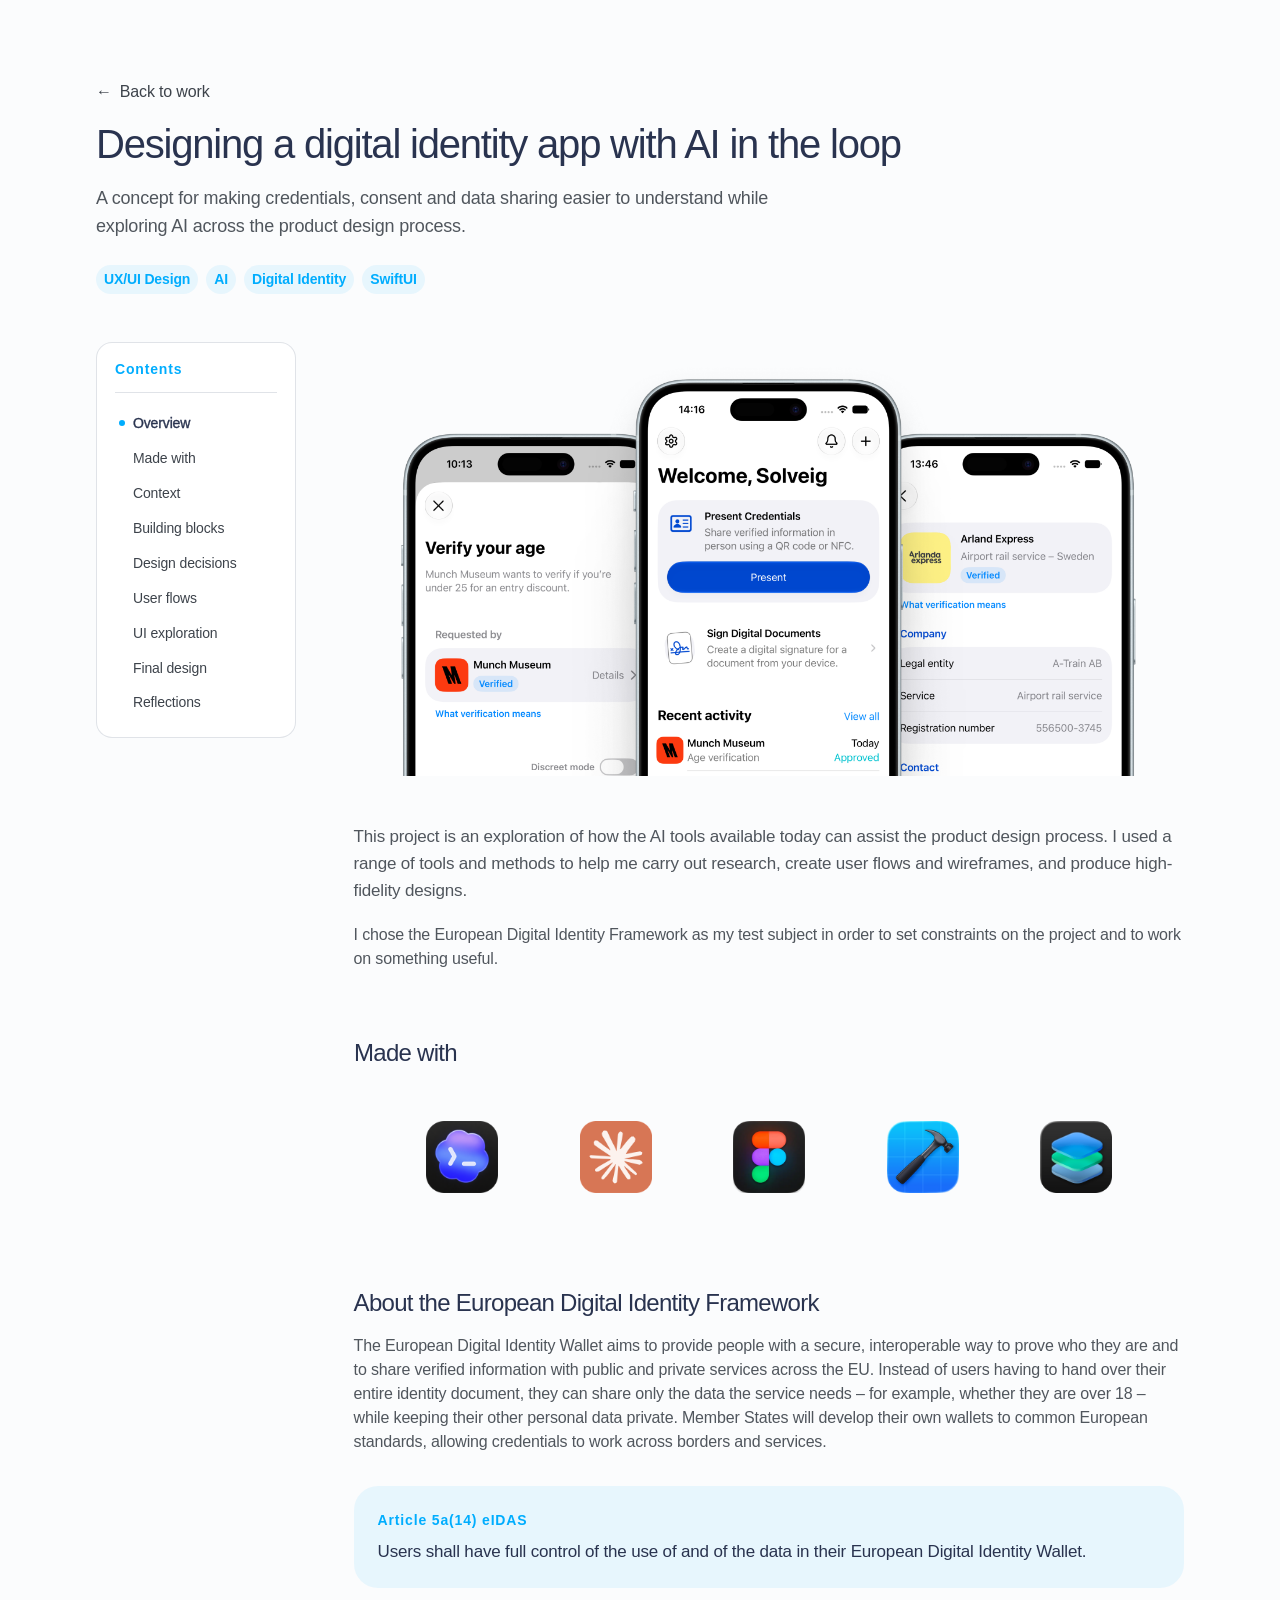
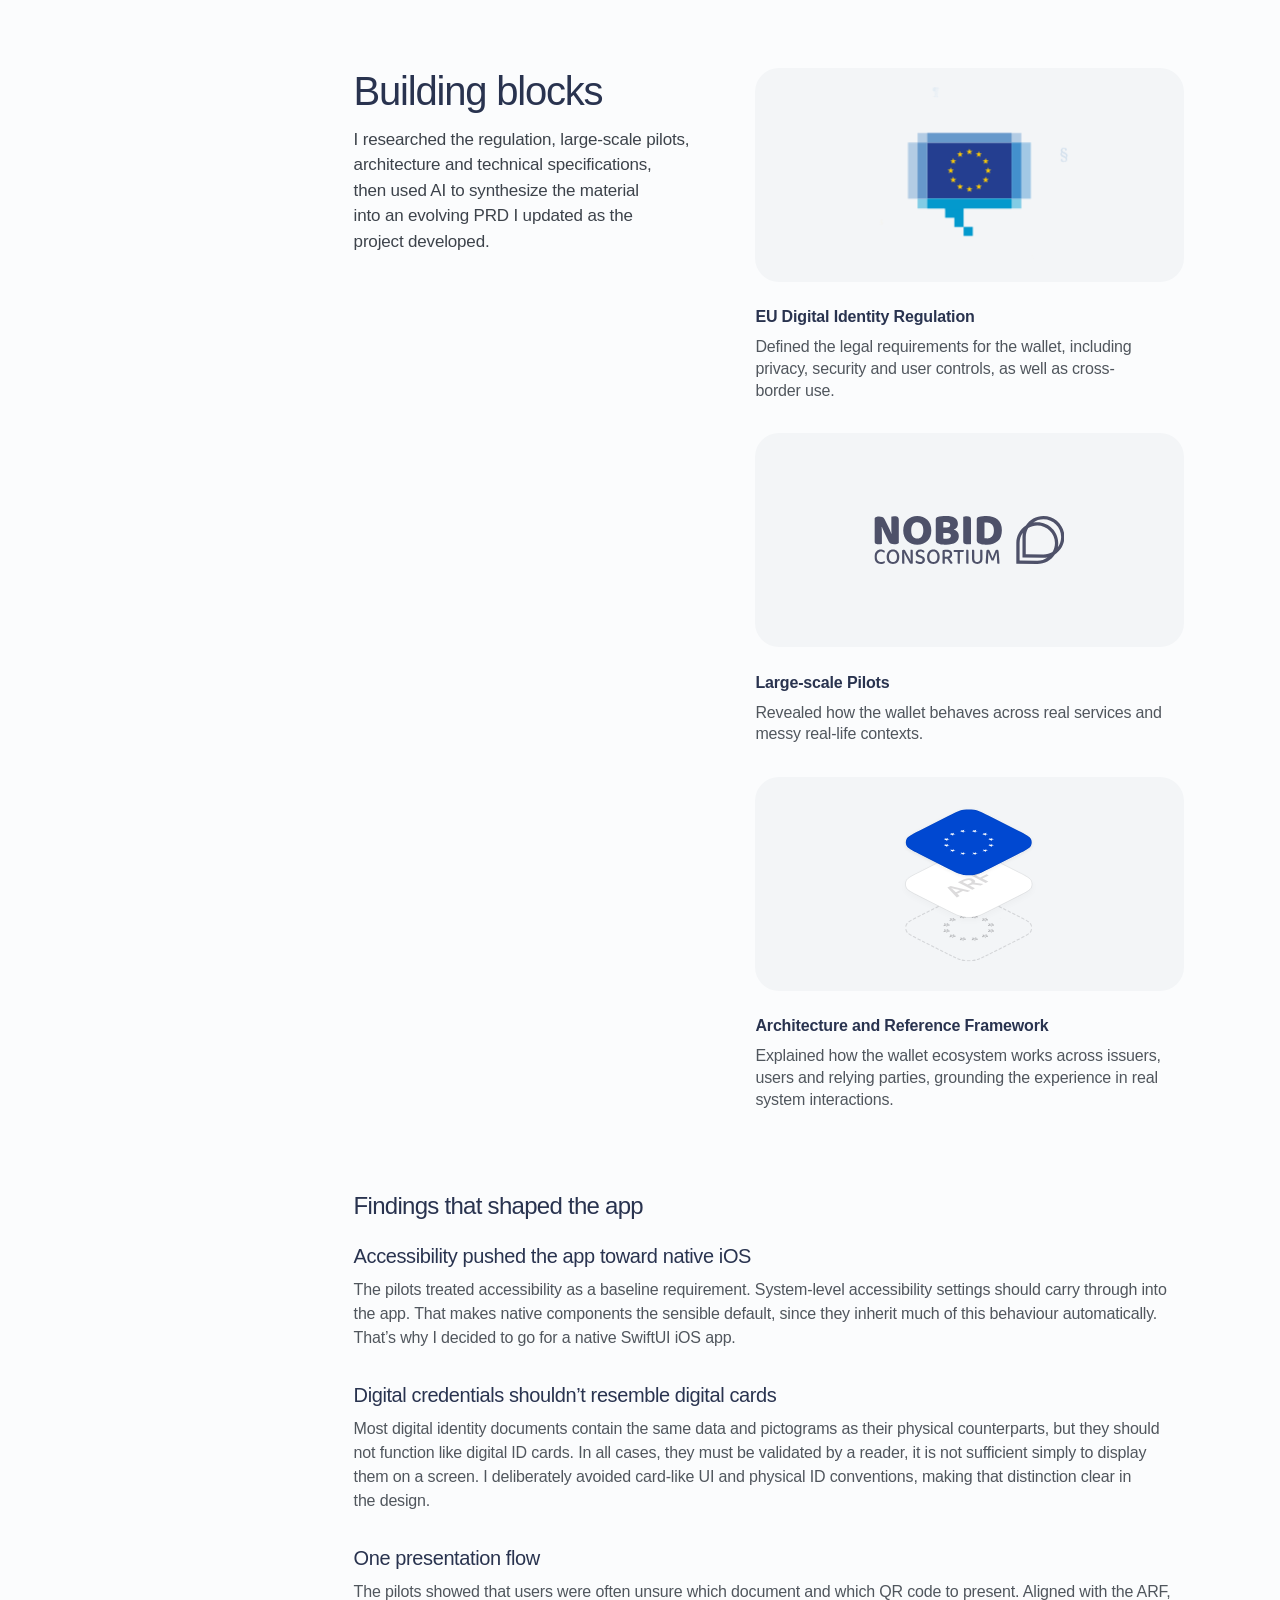
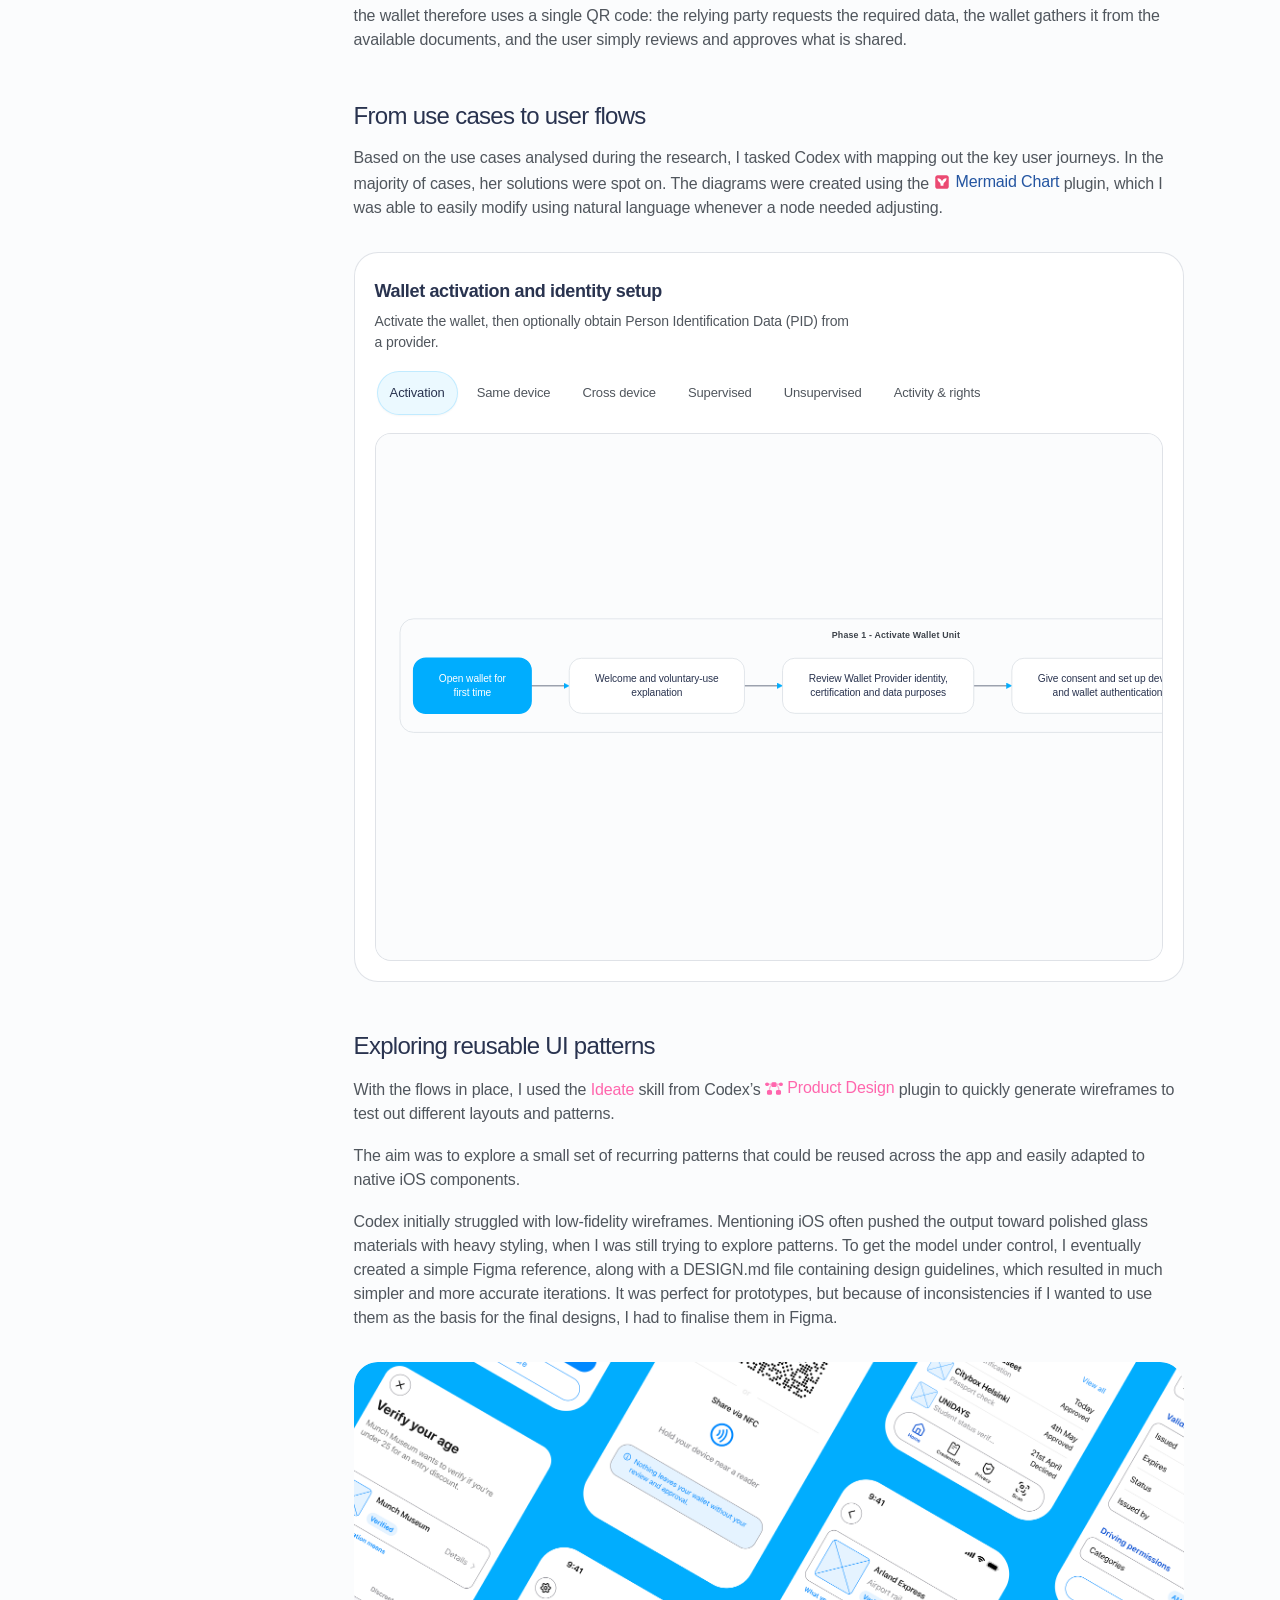
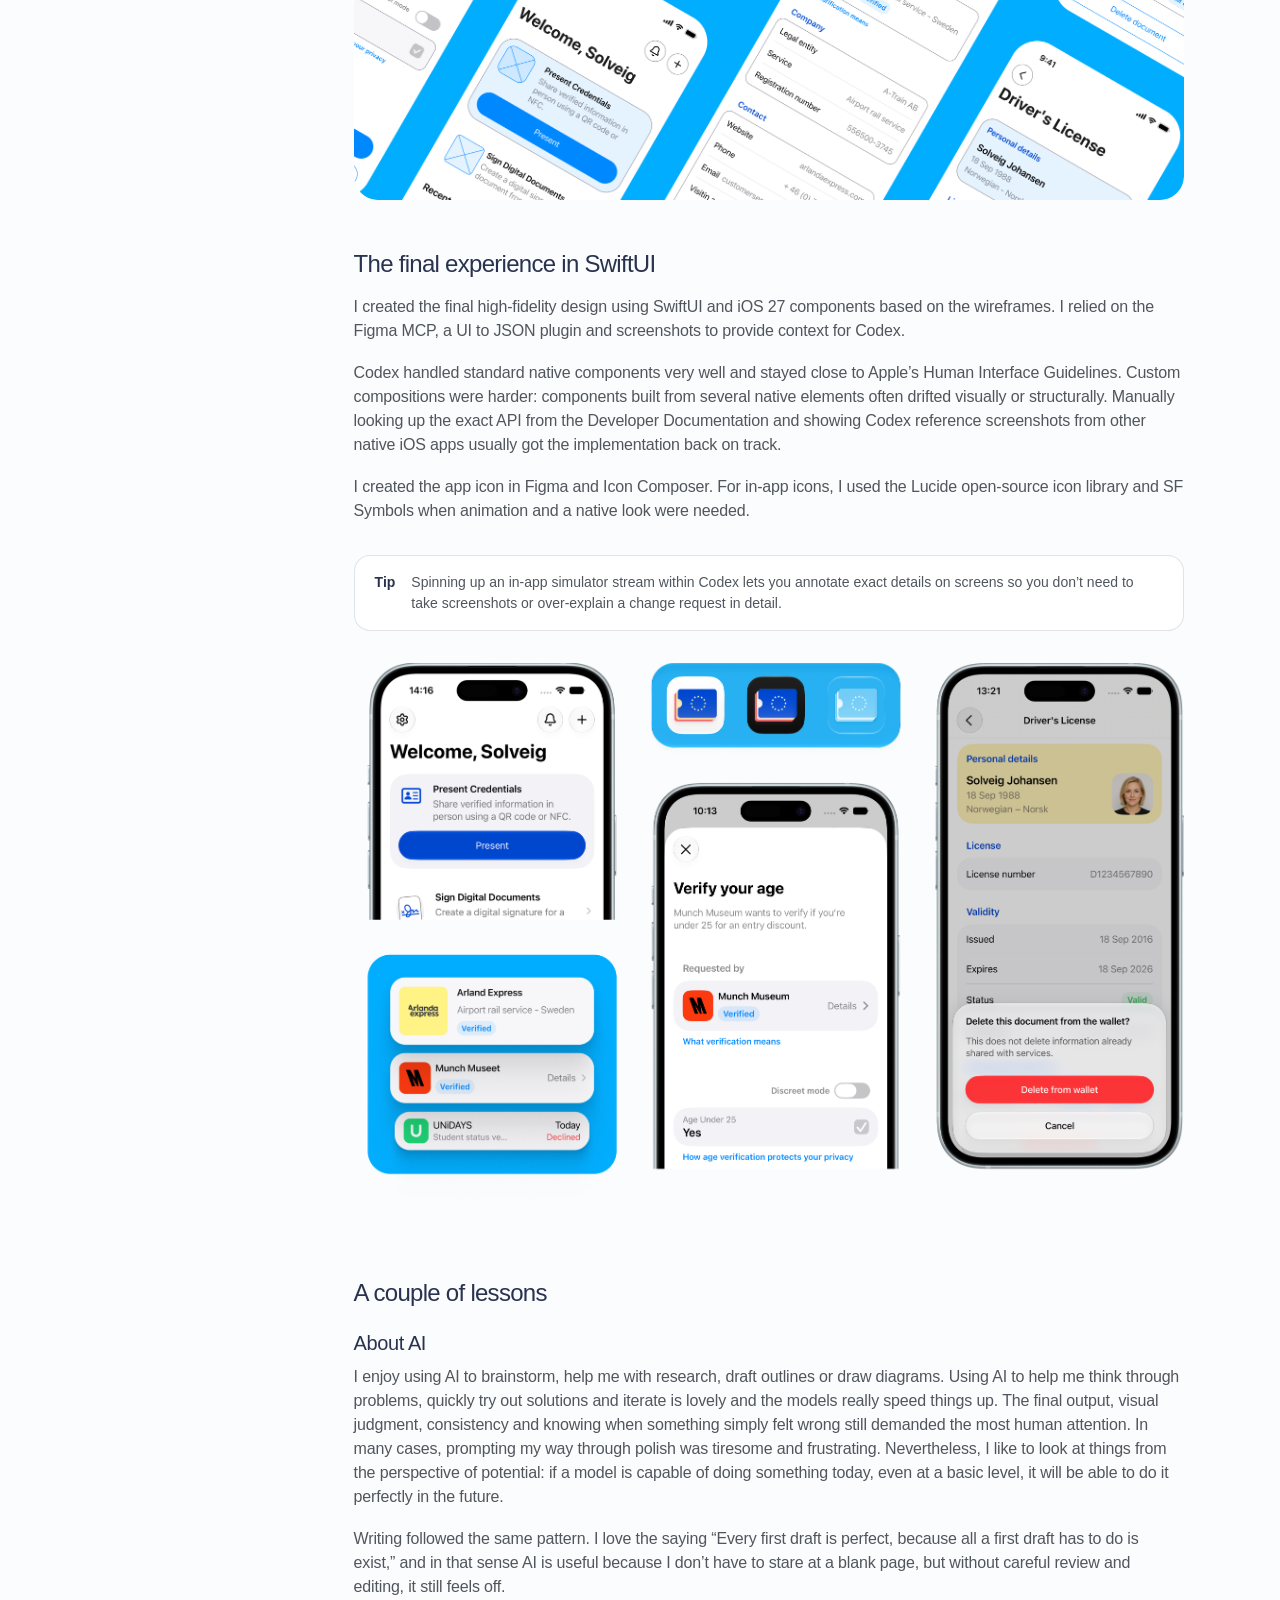
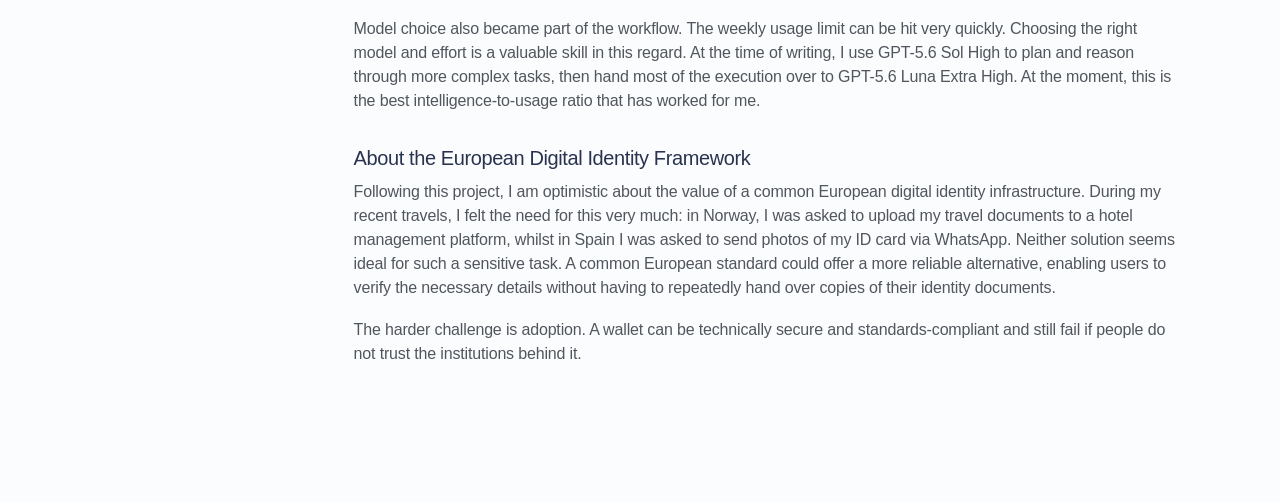
<file: eudiw-case-study/index.html>
<!doctype html>
<html lang="en">
  <head>
    <meta charset="utf-8" />
    <meta name="viewport" content="width=device-width, initial-scale=1" />
    <meta
      name="description"
      content="An independent design case study exploring trust, consent, and credential sharing in a European Digital Identity Wallet."
    />
    <meta name="theme-color" content="#fbfcfd" />
    <meta name="color-scheme" content="light" />

    <title>Designing a digital identity app with AI in the loop</title>

    <link
      rel="preload"
      as="image"
      href="./assets/images/eudiw-identity-cover.png"
      fetchpriority="high"
    />
    <link rel="icon" href="data:," />
    <link rel="stylesheet" href="./styles.css?v=20261117-type-spacing-1" />
    <script src="./script.js?v=20261117-project-links-1" defer></script>
    <script src="./assets/vendor/mermaid.min.js" defer></script>
    <script src="./flow-definitions.js" defer></script>
    <script src="./flows.js?v=20261117-clean-flow-2" defer></script>
  </head>

  <body>
    <a class="skip-link" href="#case-study">Skip to the case study</a>

    <main id="case-study">
      <header class="case-header">
        <div class="shell">
          <a class="back-link" href="../#work">
            <span aria-hidden="true">←</span>
            <span>Back to work</span>
          </a>

          <h1
            id="project-introduction"
            tabindex="-1"
            data-toc
            data-toc-title="Overview"
          >
            Designing a digital identity app with AI in the loop
          </h1>

          <p class="case-deck">
            A concept for making credentials, consent and data sharing easier to understand while
            exploring AI across the product design process.
          </p>

          <div class="case-meta">
            <ul class="case-tags" aria-label="Case study topics">
              <li>UX/UI Design</li>
              <li>AI</li>
              <li>Digital Identity</li>
              <li>SwiftUI</li>
            </ul>
          </div>
        </div>
      </header>

      <div class="shell case-layout">
        <aside class="sticky-toc" aria-labelledby="sticky-toc-title" data-sticky-toc hidden>
          <p class="sticky-toc__title" id="sticky-toc-title">Contents</p>
          <ol class="sticky-toc__list" data-sticky-toc-list></ol>
        </aside>

        <article class="article">
          <figure class="hero-figure">
            <img
              src="./assets/images/eudiw-identity-cover.png"
              width="1726"
              height="911"
              alt="Conceptual translucent identity credential arranged with two mobile devices, a secure chip, and a confirmation seal."
              fetchpriority="high"
            />
          </figure>

          <p class="article-lead">
            This project is an exploration of how the AI tools available today can assist the
            product design process. I used a range of tools and methods to help me carry out
            research, create user flows and wireframes, and produce high-fidelity designs.
          </p>

          <p>
            I chose the European Digital Identity Framework as my test subject in order to set
            constraints on the project and to work on something useful.
          </p>

          <section class="tools-used" aria-labelledby="tools-used">
            <h2 id="tools-used" tabindex="-1" data-toc>Made with</h2>
            <ul class="tools-used__list" aria-label="Tools used in this project">
              <li class="tools-used__item">
                <a
                  class="tools-used__link"
                  href="https://openai.com/codex/"
                  target="_blank"
                  rel="noopener noreferrer"
                  aria-label="Codex — opens in a new tab"
                  title="Codex"
                >
                  <span class="tools-used__icon-frame" aria-hidden="true">
                    <img
                      src="./assets/tools/codex.png?v=20260819-1504"
                      width="400"
                      height="400"
                      alt=""
                    />
                  </span>
                </a>
              </li>
              <li class="tools-used__item">
                <a
                  class="tools-used__link"
                  href="https://claude.ai/"
                  target="_blank"
                  rel="noopener noreferrer"
                  aria-label="Claude — opens in a new tab"
                  title="Claude"
                >
                  <span class="tools-used__icon-frame" aria-hidden="true">
                    <img
                      src="./assets/tools/claude.png?v=20260819-400"
                      width="400"
                      height="400"
                      alt=""
                    />
                  </span>
                </a>
              </li>
              <li class="tools-used__item">
                <a
                  class="tools-used__link"
                  href="https://www.figma.com/"
                  target="_blank"
                  rel="noopener noreferrer"
                  aria-label="Figma — opens in a new tab"
                  title="Figma"
                >
                  <span class="tools-used__icon-frame" aria-hidden="true">
                    <img
                      src="./assets/tools/figma.png?v=20260819-400"
                      width="400"
                      height="400"
                      alt=""
                    />
                  </span>
                </a>
              </li>
              <li class="tools-used__item">
                <a
                  class="tools-used__link"
                  href="https://developer.apple.com/xcode/"
                  target="_blank"
                  rel="noopener noreferrer"
                  aria-label="Xcode — opens in a new tab"
                  title="Xcode"
                >
                  <span class="tools-used__icon-frame" aria-hidden="true">
                    <img
                      src="./assets/tools/xcode.png?v=20260819-400"
                      width="400"
                      height="400"
                      alt=""
                    />
                  </span>
                </a>
              </li>
              <li class="tools-used__item">
                <a
                  class="tools-used__link"
                  href="https://developer.apple.com/icon-composer/"
                  target="_blank"
                  rel="noopener noreferrer"
                  aria-label="Icon Composer — opens in a new tab"
                  title="Icon Composer"
                >
                  <span class="tools-used__icon-frame" aria-hidden="true">
                    <img
                      src="./assets/tools/icon-composer.png?v=20260819-400"
                      width="400"
                      height="400"
                      alt=""
                    />
                  </span>
                </a>
              </li>
            </ul>
          </section>

          <section aria-labelledby="trust-model">
            <h2 id="trust-model" tabindex="-1" data-toc data-toc-title="Context">
              About the European Digital Identity Framework
            </h2>

            <p>
              The European Digital Identity Wallet aims to provide people with a secure,
              interoperable way to prove who they are and to share verified information with public
              and private services across the EU. Instead of users having to hand over their entire
              identity document, they can share only the data the service needs – for example,
              whether they are over 18 – while keeping their other personal data private. Member
              States will develop their own wallets to common European standards, allowing
              credentials to work across borders and services.
            </p>

            <aside class="principle-card" aria-label="Design principle">
              <span class="principle-label">Article 5a(14) eIDAS</span>
              <p>
              Users shall have full control of the use of and of the data in their European Digital Identity Wallet.
              </p>
            </aside>
          </section>

          <section class="how-it-works" aria-labelledby="how-it-works">
            <div class="how-it-works__layout">
              <div class="how-it-works__intro">
                <div class="how-it-works__heading-group">
                  <h2
                    class="how-it-works__heading"
                    id="how-it-works"
                    tabindex="-1"
                    data-toc
                    data-toc-title="Building blocks"
                  >
                    Building blocks
                  </h2>
                  <p class="how-it-works__summary">
                    I researched the regulation, large‑scale pilots, architecture and technical
                    specifications, then used AI to synthesize the material into an evolving PRD I
                    updated as the project developed.
                  </p>
                </div>
              </div>

              <ol class="how-it-works__steps">
                <li class="how-it-works__step">
                  <div class="how-it-works__media how-it-works__media--logo" aria-hidden="true">
                    <svg
                      class="motion-stage is-running"
                      data-building-blocks-logo
                      viewBox="-50 -50 385 345"
                      role="img"
                      aria-labelledby="building-blocks-logo-title building-blocks-logo-description"
                      xmlns="http://www.w3.org/2000/svg"
                    >
                      <title id="building-blocks-logo-title">Animated EUR-Lex logo</title>
                      <desc id="building-blocks-logo-description">
                        The complete EUR-Lex logo receives a soft sweep of light while paragraph and
                        section symbols continuously appear around its outer silhouette.
                      </desc>

                      <defs>
                        <!--
                          The exact European Union EUR-Lex vector, used unchanged as both
                          visible artwork and the alpha source for the moving highlight.
                          Source:
                          https://commons.wikimedia.org/wiki/File:EUR-Lex_logo.svg
                        -->
                        <image
                          id="building-blocks-eurlex-logo"
                          href="./assets/how-it-works/EUR-Lex_logo.svg"
                          x="28.55"
                          y="43.93"
                          width="228.39"
                          height="191.44"
                          preserveAspectRatio="xMidYMid meet"
                        />

                        <mask
                          id="building-blocks-logo-alpha-mask"
                          x="-1"
                          y="-1"
                          width="288"
                          height="242"
                          maskUnits="userSpaceOnUse"
                          style="mask-type: alpha"
                        >
                          <use href="#building-blocks-eurlex-logo" />
                        </mask>

                        <!--
                          Centered vector outlines from Noto Serif Bold. Using paths mirrors
                          the Aave particle construction and avoids Safari's unstable SVG
                          text bounding boxes during transforms.
                        -->
                        <path
                          id="building-blocks-glyph-paragraph"
                          d="M-2.986 9 L-2.986 7.905 L-2.718 7.905 Q-2.242 7.905 -1.86 7.812 Q-1.478 7.719 -1.25 7.409 Q-1.023 7.099 -1.023 6.437 L-1.023 -1.271 L-2.49 -1.271 Q-3.689 -1.271 -4.381 -1.839 Q-5.073 -2.408 -5.363 -3.327 Q-5.652 -4.247 -5.652 -5.321 Q-5.652 -6.975 -4.929 -7.987 Q-4.206 -9 -2.449 -9 L5.652 -9 L5.652 -7.905 L5.383 -7.905 Q4.681 -7.905 4.185 -7.646 Q3.689 -7.388 3.689 -6.417 L3.689 6.437 Q3.689 7.099 3.916 7.409 Q4.144 7.719 4.536 7.812 Q4.929 7.905 5.383 7.905 L5.652 7.905 L5.652 9 L2.201 9 L2.201 -7.719 L0.465 -7.719 L0.465 9 Z"
                        />
                        <path
                          id="building-blocks-glyph-section"
                          d="M-0.196 9 Q-1.742 9 -2.619 8.598 Q-3.495 8.196 -3.845 7.588 Q-4.196 6.979 -4.196 6.361 Q-4.196 5.557 -3.68 5.144 Q-3.165 4.732 -2.361 4.732 Q-2.361 6.093 -1.753 6.99 Q-1.144 7.887 0.072 7.887 Q1.062 7.887 1.619 7.34 Q2.175 6.794 2.175 5.887 Q2.175 5.454 2.041 5.124 Q1.907 4.794 1.536 4.464 Q1.165 4.134 0.464 3.732 Q-0.237 3.33 -1.371 2.773 Q-3.103 1.928 -3.825 1.021 Q-4.546 0.113 -4.546 -1.103 Q-4.546 -1.804 -4.175 -2.361 Q-3.804 -2.918 -3.227 -3.227 Q-3.577 -3.598 -3.835 -4.216 Q-4.093 -4.835 -4.093 -5.68 Q-4.093 -6.732 -3.567 -7.474 Q-3.041 -8.216 -2.124 -8.608 Q-1.206 -9 -0.031 -9 Q1.784 -9 2.722 -8.34 Q3.66 -7.68 3.66 -6.649 Q3.66 -6.01 3.155 -5.588 Q2.649 -5.165 1.701 -5.165 Q1.701 -5.763 1.546 -6.392 Q1.392 -7.021 1 -7.443 Q0.608 -7.866 -0.113 -7.866 Q-0.979 -7.866 -1.505 -7.361 Q-2.031 -6.856 -2.031 -5.928 Q-2.031 -5.268 -1.742 -4.876 Q-1.454 -4.485 -0.907 -4.175 Q-0.361 -3.866 0.423 -3.495 Q1.866 -2.814 2.784 -2.206 Q3.701 -1.598 4.124 -0.918 Q4.546 -0.237 4.546 0.649 Q4.546 1.392 4.155 2.062 Q3.763 2.732 3.227 3.082 Q3.948 4.01 3.948 5.289 Q3.948 6.918 2.907 7.959 Q1.866 9 -0.196 9 Z M2.258 2.258 Q2.361 2.093 2.443 1.866 Q2.526 1.639 2.526 1.371 Q2.526 0.897 2.32 0.485 Q2.113 0.072 1.567 -0.351 Q1.021 -0.773 0.01 -1.268 Q-0.67 -1.598 -1.278 -1.897 Q-1.887 -2.196 -2.381 -2.546 Q-2.711 -2.196 -2.711 -1.639 Q-2.711 -1.082 -2.443 -0.66 Q-2.175 -0.237 -1.546 0.165 Q-0.918 0.567 0.196 1.103 Q0.876 1.454 1.371 1.711 Q1.866 1.969 2.258 2.258 Z"
                        />

                        <linearGradient
                          id="building-blocks-shimmer-gradient"
                          x1="0"
                          y1="0"
                          x2="1"
                          y2="0"
                        >
                          <stop offset="0" stop-color="#ffffff" stop-opacity="0" />
                          <stop offset="0.28" stop-color="#ffffff" stop-opacity="0.05" />
                          <stop offset="0.5" stop-color="#fff9d6" stop-opacity="0.44" />
                          <stop offset="0.72" stop-color="#ffffff" stop-opacity="0.06" />
                          <stop offset="1" stop-color="#ffffff" stop-opacity="0" />
                        </linearGradient>
                      </defs>

                      <use class="logo-base" href="#building-blocks-eurlex-logo" />

                      <g mask="url(#building-blocks-logo-alpha-mask)" aria-hidden="true">
                        <rect
                          class="shimmer-band"
                          x="-150"
                          y="-70"
                          width="96"
                          height="390"
                          fill="url(#building-blocks-shimmer-gradient)"
                        />
                      </g>

                      <g data-particle-field aria-hidden="true"></g>
                    </svg>
                  </div>
                  <div class="how-it-works__step-body">
                    <div class="how-it-works__step-copy">
                      <h3>EU Digital Identity Regulation</h3>
                      <p>
                        Defined the legal requirements for the wallet, including privacy, security
                        and user controls, as well as cross-border use.
                      </p>
                    </div>
                  </div>
                </li>

                <li class="how-it-works__step">
                  <div class="how-it-works__media how-it-works__media--carousel" aria-hidden="true">
                    <div class="pilot-carousel" data-pilot-carousel aria-hidden="true">
                      <div class="pilot-carousel__viewport" data-pilot-viewport>
                        <div class="pilot-carousel__track" data-pilot-track>
                          <figure
                            class="pilot-carousel__slide"
                            data-pilot-index="0"
                            data-pilot-name="NOBID"
                          >
                            <img
                              class="pilot-carousel__logo"
                              src="./assets/how-it-works/pilot-logos/logo-home-nobid.svg"
                              width="158"
                              height="40"
                              alt=""
                              draggable="false"
                            />
                          </figure>
                          <figure
                            class="pilot-carousel__slide"
                            data-pilot-index="1"
                            data-pilot-name="POTENTIAL"
                          >
                            <img
                              class="pilot-carousel__logo"
                              src="./assets/how-it-works/pilot-logos/logo-home-potential.svg"
                              width="160"
                              height="47"
                              alt=""
                              draggable="false"
                            />
                          </figure>
                          <figure
                            class="pilot-carousel__slide"
                            data-pilot-index="2"
                            data-pilot-name="DC4EU"
                          >
                            <img
                              class="pilot-carousel__logo"
                              src="./assets/how-it-works/pilot-logos/logo-home-dc4eu.svg"
                              width="160"
                              height="46"
                              alt=""
                              draggable="false"
                            />
                          </figure>
                          <figure
                            class="pilot-carousel__slide"
                            data-pilot-index="3"
                            data-pilot-name="EWC"
                          >
                            <img
                              class="pilot-carousel__logo"
                              src="./assets/how-it-works/pilot-logos/logo-home-ewc.svg"
                              width="160"
                              height="52"
                              alt=""
                              draggable="false"
                            />
                          </figure>
                          <figure
                            class="pilot-carousel__slide"
                            data-pilot-index="4"
                            data-pilot-name="APTITUDE"
                          >
                            <img
                              class="pilot-carousel__logo"
                              src="./assets/how-it-works/pilot-logos/logo-aptitude.svg"
                              width="99"
                              height="56"
                              alt=""
                              draggable="false"
                            />
                          </figure>
                          <figure
                            class="pilot-carousel__slide"
                            data-pilot-index="5"
                            data-pilot-name="WE BUILD"
                          >
                            <img
                              class="pilot-carousel__logo"
                              src="./assets/how-it-works/pilot-logos/logo-webuild.svg"
                              width="160"
                              height="56"
                              alt=""
                              draggable="false"
                            />
                          </figure>
                        </div>
                      </div>
                    </div>
                  </div>
                  <div class="how-it-works__step-body">
                    <div class="how-it-works__step-copy">
                      <h3>Large-scale Pilots</h3>
                      <p>
                        Revealed how the wallet behaves across real services and messy real-life
                        contexts.
                      </p>
                    </div>
                  </div>
                </li>

                <li class="how-it-works__step">
                  <div class="how-it-works__media how-it-works__media--layers" aria-hidden="true">
                    <div class="layer-stack" data-layer-stack>
                      <div class="layer-stack__layers" aria-hidden="true">
                        <div class="layer-stack__layer layer-stack__layer--bottom">
                          <svg
                            xmlns="http://www.w3.org/2000/svg"
                            width="218"
                            height="101"
                            fill="none"
                            viewBox="-14 0 218 101"
                            class="layer-stack__svg layer-stack__svg--bottom"
                          >
                            <defs>
                              <mask
                                id="layer-stack-bottom-mark-cutout"
                                maskUnits="userSpaceOnUse"
                                x="-14"
                                y="0"
                                width="218"
                                height="101"
                              >
                                <rect x="-14" y="0" width="218" height="101" fill="white"></rect>
                                <ellipse
                                  cx="94.75"
                                  cy="50.124"
                                  rx="52"
                                  ry="34"
                                  fill="black"
                                ></ellipse>
                              </mask>
                            </defs>
                            <g mask="url(#layer-stack-bottom-mark-cutout)">
                              <path
                                fill="#252228"
                                fill-opacity=".15"
                                d="m128.471 87.97.36.715zm-25.822 10.794-.137-.788zM61.027 87.97l.36-.715zM86.85 98.764l.138-.788zm82.086-66.11.36-.714zm19.025 12.702.734-.317zm-19.025 22.238-.359-.714zm19.025-12.702.734.318zM61.027 12.28l.36.714zM86.85 1.484l.138.788zm41.622 10.795-.36.714zM102.649 1.484l-.137.788zm-82.086 31.17-.36-.714zM1.54 45.356l-.735-.317zm19.024 22.238.36-.714zM1.54 54.893l-.735.318zm98.469-.975.4-.693zm0 7.8-.4-.692zm-13.511 0 .4-.692zm0-7.8-.4-.693zm31.163-10.192.4-.693zm0 7.8.4.694zm-13.511 0 .4-.692zm0-7.8.4.693zm-29.96-7.101-.4-.693zm.634 38.712-.4.693a.8.8 0 0 0 .8 0zm8.484-4.898.4.693a.8.8 0 0 0 0-1.386zM82.67 41.52l.4.693zm50.086.367-.4.693a.8.8 0 0 0 .8 0zm8.484-4.898.4.692a.799.799 0 0 0 0-1.385zM126.54 88.047a.8.8 0 1 0 .719 1.429l-.359-.715zm-2.418 3.004a.8.8 0 1 0-.716-1.431l.358.715zm-3.856.128a.8.8 0 1 0 .706 1.436l-.353-.718zm-2.46 2.971a.8.8 0 1 0-.688-1.444l.344.722zm-3.856.023c-.404.18-.584.653-.404 1.056a.8.8 0 0 0 1.057.404l-.327-.73zm-2.606 2.845a.8.8 0 0 0-.593-1.486l.296.743zm-3.841-.301a.8.8 0 0 0 .495 1.521l-.248-.76zm-2.956 2.481a.8.8 0 1 0-.355-1.56l.178.78zm-3.963-.928a.8.8 0 1 0 .207 1.586l-.104-.793zm-3.816 1.934a.8.8 0 1 0-.069-1.598l.035.799zM92.8 98.606a.8.8 0 1 0-.07 1.598l.035-.799zm-4.092 1.25a.8.8 0 1 0 .207-1.586l-.104.793zm-3.401-2.218a.8.8 0 0 0-.356 1.56l.178-.78zm-3.807.6a.8.8 0 1 0 .496-1.521l-.248.76zm-2.752-2.706a.8.8 0 0 0-.593 1.486l.296-.743zm-3.852.101a.8.8 0 0 0 .653-1.46l-.327.73zm-2.516-2.927a.8.8 0 1 0-.687 1.444l.344-.722zm-3.854-.091a.8.8 0 1 0 .707-1.436l-.353.718zm-2.433-2.995a.8.8 0 0 0-.716 1.431l.358-.716zm-3.854-.144a.8.8 0 0 0 .72-1.43l-.36.715zm-2.538-3.07a.8.8 0 1 0-.72 1.43l.36-.715zm-4.091-.268a.8.8 0 0 0 .72-1.43l-.36.715zm-2.653-3.127a.8.8 0 0 0-.72 1.429l.36-.715zm-4.091-.27a.8.8 0 1 0 .72-1.428l-.36.714zm-2.653-3.126a.8.8 0 0 0-.72 1.429l.36-.715zm-4.091-.27a.8.8 0 1 0 .72-1.428l-.36.714zm-2.653-3.126a.8.8 0 1 0-.72 1.429l.36-.715zm-4.092-.27a.8.8 0 0 0 .72-1.428l-.36.714zm-2.652-3.126a.8.8 0 1 0-.72 1.429l.36-.715zm-4.091-.27a.8.8 0 1 0 .72-1.428l-.36.714zm-2.653-3.126a.8.8 0 0 0-.72 1.429l.36-.715zm-4.091-.269a.8.8 0 1 0 .72-1.43l-.36.716zm-2.698-3.15a.8.8 0 0 0-.72 1.429l.36-.715zm-4.173-.323a.8.8 0 0 0 .73-1.424l-.365.712zm-2.687-3.207a.8.8 0 0 0-.755 1.411l.377-.705zm-4.158-.491a.8.8 0 0 0 .814-1.378l-.407.689zM5.819 58.54a.8.8 0 1 0-.953 1.285l.477-.642zm-3.922-1.505a.8.8 0 1 0 1.265-.98l-.632.49zm-.313-4.64a.8.8 0 0 0-1.567.325L.8 52.56zM.017 47.529a.8.8 0 1 0 1.567.324L.8 47.69zm3.145-3.335a.8.8 0 0 0-1.265-.98l.633.49zm1.704-3.77a.8.8 0 0 0 .953 1.285l-.476-.643zm4.122-.784a.8.8 0 1 0-.814-1.377l.407.689zm2.59-3.28a.8.8 0 1 0 .754 1.411l-.378-.705zm4.17-.371a.8.8 0 1 0-.729-1.425l.365.713zm2.724-3.176a.8.8 0 1 0 .72 1.428l-.36-.714zm4.137-.292a.8.8 0 0 0-.72-1.43l.36.715zm2.653-3.127a.8.8 0 1 0 .72 1.429l-.36-.715zm4.091-.27a.8.8 0 0 0-.72-1.428l.36.714zm2.652-3.126a.8.8 0 0 0 .72 1.429l-.36-.715zm4.092-.27a.8.8 0 1 0-.72-1.428l.36.714zm2.652-3.126a.8.8 0 0 0 .72 1.429l-.36-.715zm4.092-.27a.8.8 0 1 0-.72-1.428l.36.714zm2.653-3.126a.8.8 0 1 0 .72 1.429l-.36-.715zm4.091-.269a.8.8 0 0 0-.72-1.429l.36.714zm2.653-3.127a.8.8 0 0 0 .72 1.429l-.36-.715zm4.091-.269a.8.8 0 0 0-.72-1.429l.36.715zm2.653-3.127a.8.8 0 0 0 .72 1.43l-.36-.715zm3.977-.211a.8.8 0 1 0-.72-1.43l.36.715zm2.418-3.004a.8.8 0 0 0 .716 1.43l-.358-.715zm3.856-.129a.8.8 0 1 0-.707-1.435l.354.717zm2.46-2.97a.8.8 0 0 0 .688 1.444l-.344-.722zm3.856-.023a.8.8 0 0 0-.653-1.46l.326.73zm2.606-2.846a.8.8 0 1 0 .593 1.486l-.297-.743zm3.841.302A.8.8 0 1 0 81.5 2.01l.248.76zm2.955-2.482a.8.8 0 0 0 .356 1.56l-.178-.78zm3.964.929a.8.8 0 0 0-.207-1.587l.103.794zM92.73.044a.8.8 0 0 0 .069 1.599l-.035-.8zm3.968 1.599a.8.8 0 0 0 .07-1.599l-.035.8zm4.092-1.25a.8.8 0 1 0-.207 1.586l.103-.793zm3.401 2.217a.8.8 0 1 0 .355-1.56l-.177.78zm3.806-.6a.8.8 0 1 0-.495 1.522l.247-.76zm2.753 2.706a.8.8 0 1 0 .593-1.486l-.297.743zm3.852-.1a.8.8 0 1 0-.653 1.46l.326-.73zm2.515 2.927a.8.8 0 0 0 .688-1.445l-.344.723zm3.854.09a.8.8 0 1 0-.706 1.436l.353-.718zm2.434 2.996a.8.8 0 1 0 .716-1.431l-.358.715zm3.853.144a.8.8 0 1 0-.719 1.429l.36-.715zm2.538 3.07a.8.8 0 0 0 .72-1.43l-.36.715zm4.092.268a.8.8 0 1 0-.72 1.43l.36-.715zm2.653 3.127a.8.8 0 1 0 .719-1.429l-.36.714zm4.091.269a.8.8 0 1 0-.719 1.429l.359-.715zm2.653 3.127a.8.8 0 1 0 .719-1.43l-.36.715zm4.091.269a.8.8 0 1 0-.719 1.429l.359-.715zm2.653 3.127a.8.8 0 1 0 .719-1.43l-.36.715zm4.091.269a.8.8 0 1 0-.719 1.429l.359-.715zm2.653 3.127a.8.8 0 1 0 .719-1.43l-.36.715zm4.091.269a.8.8 0 1 0-.719 1.429l.359-.715zm2.653 3.127a.8.8 0 1 0 .719-1.43l-.36.715zm4.091.269a.8.8 0 1 0-.719 1.429l.359-.715zm2.697 3.15a.8.8 0 0 0 .721-1.43l-.361.715zm4.173.322a.8.8 0 1 0-.729 1.425l.365-.712zm2.688 3.207a.8.8 0 0 0 .755-1.41l-.378.705zm4.158.492a.8.8 0 0 0-.815 1.377l.408-.688zm2.354 3.446a.8.8 0 0 0 .954-1.285l-.477.642zm3.923 1.505a.8.8 0 0 0-1.265.98l.632-.49zm.313 4.639a.8.8 0 0 0 1.567-.324l-.784.162zm1.567 4.87a.801.801 0 0 0-1.567-.325l.783.162zm-3.145 3.334a.8.8 0 1 0 1.265.98l-.633-.49zm-1.704 3.77a.8.8 0 1 0-.954-1.285l.477.643zm-4.123.783a.8.8 0 0 0 .815 1.378l-.407-.689zm-2.588 3.28a.8.8 0 0 0-.755-1.41l.377.705zm-4.172.372a.8.8 0 1 0 .729 1.424l-.364-.712zm-2.723 3.176a.8.8 0 0 0-.721-1.429l.36.714zm-4.137.292a.8.8 0 1 0 .719 1.429l-.36-.715zm-2.653 3.127a.8.8 0 1 0-.719-1.43l.359.715zm-4.091.269a.8.8 0 1 0 .719 1.429l-.36-.715zm-2.653 3.127a.8.8 0 1 0-.719-1.43l.359.715zm-4.091.269a.8.8 0 1 0 .719 1.429l-.36-.715zm-2.653 3.127a.8.8 0 1 0-.719-1.43l.359.715zm-4.091.269a.8.8 0 1 0 .719 1.429l-.36-.715zm-2.653 3.127a.8.8 0 1 0-.719-1.43l.359.715zm-4.091.269a.8.8 0 1 0 .719 1.429l-.36-.715zm-2.653 3.127a.8.8 0 1 0-.719-1.43l.359.715zm-4.092.269a.8.8 0 0 0 .72 1.429l-.36-.715zm-2.652 3.127a.8.8 0 1 0-.72-1.43l.36.715zm-31.82-35.41a.8.8 0 0 0-.557 1.5l.279-.75zm-3.778.764a.8.8 0 0 0 .17-1.59l-.084.795zm-3.504-1.59a.8.8 0 1 0 .17 1.59l-.085-.795zm-3.05 2.326a.8.8 0 0 0-.558-1.5l.279.75zm-4.42 1.087a.8.8 0 0 0 1.252.997l-.626-.499zm1.252 4.612a.8.8 0 1 0-1.252.997l.626-.498zm2.61 3.583a.8.8 0 1 0 .558-1.5l-.28.75zm3.778-.763a.8.8 0 1 0-.17 1.59l.085-.795zm3.505 1.59a.8.8 0 0 0-.17-1.59l.085.795zm3.05-2.326a.8.8 0 1 0 .558 1.5l-.28-.75zm4.419-1.087a.8.8 0 1 0-1.251-.997l.625.499zm-1.251-4.612a.8.8 0 1 0 1.251-.997l-.626.498zm15.042-13.776a.8.8 0 0 0-.558 1.5l.279-.75zm-3.778.764a.8.8 0 1 0 .17-1.59l-.085.795zm-3.505-1.59a.8.8 0 1 0 .17 1.59l-.085-.795zm-3.05 2.326a.8.8 0 1 0-.558-1.5l.279.75zm-4.419 1.086a.799.799 0 1 0 1.251.998l-.626-.499zm1.251 4.613a.8.8 0 1 0-1.251.997l.625-.498zm2.61 3.583a.8.8 0 0 0 .558-1.5l-.279.75zm3.778-.763a.8.8 0 1 0-.17 1.59l.085-.795zm3.505 1.59a.8.8 0 0 0-.17-1.59l.085.795zm3.05-2.326a.8.8 0 1 0 .558 1.5l-.279-.75zm4.419-1.087a.799.799 0 1 0-1.251-.997l.626.499zm-1.251-4.612a.8.8 0 1 0 1.251-.998l-.625.499zm-46.981-8.783a.8.8 0 0 0 .867 1.345l-.434-.672zm-2.427 3.736a.8.8 0 1 0-1.015-1.236l.507.618zm-4.12 1.687a.8.8 0 0 0 1.178 1.082l-.59-.54zm-1.276 4.26a.8.8 0 0 0-1.35-.86l.675.43zm-3.275 3.01a.8.8 0 0 0 1.503.55l-.751-.275zm.611 4.395a.8.8 0 1 0-1.591-.16l.795.08zm-1.463 4.19a.8.8 0 0 0 1.58-.253l-.79.127zm2.678 3.55a.8.8 0 0 0-1.475.62l.738-.31zm.6 4.398a.8.8 0 1 0 1.32-.902l-.66.451zm3.864 2.215a.8.8 0 1 0-1.157 1.106l.579-.553zm1.99 3.98a.8.8 0 0 0 1.001-1.248l-.5.624zm4.315 1.126a.8.8 0 1 0-.863 1.347l.432-.674zm3.868 1.222a.8.8 0 1 0-.8-1.385l.4.693zm3.442-3.834a.8.8 0 0 0 .8 1.385l-.4-.693zm1.364-2.18a.8.8 0 1 0-.875 1.338l.438-.67zm-3.942-.955a.8.8 0 0 0 1.043-1.213l-.522.607zm-1.485-3.767a.8.8 0 1 0-1.231 1.021l.615-.51zm-3.392-2.228a.8.8 0 0 0 1.425-.728l-.712.364zm.264-4.027a.8.8 0 1 0-1.57.31l.785-.155zm-1.728-3.652a.8.8 0 1 0 1.589.187l-.795-.093zm2.514-3.168a.8.8 0 0 0-1.465-.643l.733.322zm.55-4.003a.8.8 0 1 0 1.267.977l-.634-.488zm3.719-1.629a.8.8 0 1 0-1.063-1.196l.531.598zm1.988-3.525a.8.8 0 0 0 .882 1.335l-.441-.667zm4.03-.487a.8.8 0 0 0-.725-1.426l.362.713zm2.739-2.976a.8.8 0 0 0 .584 1.49l-.292-.745zm4.04.303a.8.8 0 0 0-.458-1.534l.229.767zm3.2-2.474a.8.8 0 0 0 .342 1.564l-.17-.782zm3.947.908a.8.8 0 0 0-.233-1.583l.116.791zm3.513-2.011a.8.8 0 0 0 .131 1.595l-.065-.798zm3.797 1.408a.8.8 0 0 0-.033-1.6l.017.8zm3.735-1.561a.8.8 0 1 0-.065 1.598l.033-.8zm3.597 1.858a.8.8 0 0 0 .162-1.592l-.081.796zm3.898-1.092a.8.8 0 0 0-.262 1.578l.131-.79zm3.333 2.297a.8.8 0 0 0 .366-1.557l-.183.779zm4.009-.562a.8.8 0 0 0-.478 1.527l.239-.764zm2.966 2.754a.8.8 0 1 0 .598-1.484l-.299.742zm4.048.087a.8.8 0 0 0-.73 1.424l.365-.712zm3.788 1.068a.8.8 0 1 0-.8-1.386l.4.693zm3.442-3.835a.8.8 0 1 0 .8 1.386l-.4-.693zm1.198-2.174a.8.8 0 1 0-.744 1.417l.372-.708zm-4.182-.228a.8.8 0 1 0 .638-1.468l-.319.734zm-3.011-2.91a.8.8 0 0 0-.54 1.505l.27-.753zm-4.177.326a.8.8 0 0 0 .448-1.536l-.224.768zm-3.342-2.526a.8.8 0 1 0-.362 1.558l.181-.779zm-4.115.791a.8.8 0 1 0 .279-1.575l-.139.787zm-3.587-2.163a.8.8 0 1 0-.201 1.588l.1-.794zm-4.015 1.198a.8.8 0 0 0 .124-1.595l-.062.797zm-3.78-1.808a.8.8 0 1 0-.049 1.6l.024-.8zm-3.884 1.571a.8.8 0 1 0-.026-1.6l.013.8zm-3.933-1.445a.8.8 0 1 0 .101 1.597l-.05-.798zm-3.717 1.932a.8.8 0 0 0-.179-1.59l.09.795zM94.12 29.03a.8.8 0 1 0 .259 1.58l-.13-.79zm-3.504 2.298a.8.8 0 0 0-.342-1.563l.17.782zm-4.145-.616a.8.8 0 0 0 .432 1.54l-.216-.77zm-3.215 2.684a.8.8 0 0 0-.526-1.511l.263.755zM79.07 33.3a.8.8 0 0 0 .63 1.47l-.315-.735zm-2.813 3.1a.8.8 0 0 0-.74-1.418l.37.709zm52.215 51.569-.36-.715-1.571.792.36.714.359.715 1.572-.791zm-4.707 2.365-.358-.715q-1.646.824-3.14 1.56l.353.717.353.718a558 558 0 0 0 3.15-1.564zm-6.302 3.093-.344-.722c-1.114.53-2.166 1.018-3.168 1.467l.326.73.327.73c1.016-.454 2.08-.948 3.203-1.483zm-6.415 2.847-.296-.743a54 54 0 0 1-3.248 1.185l.247.76.248.761a55 55 0 0 0 3.346-1.22zm-6.677 2.143-.178-.78q-.84.192-1.68.338l.137.788.138.788q.88-.153 1.76-.354zm-1.721.346-.137-.788q-.962.168-1.928.294l.103.793.104.793a47 47 0 0 0 1.996-.303zm-5.915.641-.035-.8q-1.95.086-3.9 0l-.034.8-.034.799q2.018.087 4.037 0zm-7.923-.342.104-.793a45 45 0 0 1-1.928-.294l-.138.788-.137.788q.996.174 1.996.304zm-1.962-.299.138-.788q-.84-.146-1.68-.338l-.178.78-.178.78q.88.2 1.76.355zm-5.1-1.286.247-.761a53 53 0 0 1-3.248-1.185l-.297.743-.296.743c1.16.463 2.267.869 3.345 1.22zm-6.526-2.575.326-.73a148 148 0 0 1-3.169-1.467l-.343.722-.344.722c1.123.535 2.186 1.029 3.203 1.483zm-6.343-3.006.353-.718a548 548 0 0 1-3.14-1.559l-.358.715-.358.716q1.648.825 3.15 1.564zm-6.28-3.136.359-.714-1.572-.791-.36.714-.36.715 1.572.79zm-1.573-.791.36-.715-1.686-.849-.36.715-.36.715 1.687.849zm-5.058-2.547.36-.714-3.372-1.698-.36.714-.36.715 3.373 1.698zm-6.744-3.396.36-.714-3.372-1.698-.36.714-.36.715 3.373 1.698zm-6.744-3.396.36-.714-3.372-1.698-.36.714-.36.715 3.373 1.698zm-6.744-3.396.36-.714-3.372-1.698-.36.714-.36.715 3.372 1.698zm-6.744-3.396.36-.714-3.372-1.698-.36.714-.36.715 3.373 1.698zm-6.744-3.395.36-.715-1.686-.85-.36.715-.36.715 1.687.849zm-1.686-.85.36-.714-1.73-.872-.36.714-.36.715 1.73.872zm-5.179-2.621.365-.712a216 216 0 0 1-3.417-1.783l-.378.706-.377.705c1.063.569 2.21 1.165 3.442 1.796zm-6.803-3.675.407-.689c-1.227-.726-2.278-1.407-3.169-2.068l-.476.643-.477.642c.949.704 2.05 1.416 3.308 2.16zM2.53 56.546l.632-.49a7 7 0 0 1-.89-1.482l-.733.318-.735.318c.276.637.64 1.241 1.093 1.825zm-.991-1.654.734-.318a11.2 11.2 0 0 1-.69-2.177l-.783.162-.783.162c.176.848.438 1.682.787 2.489zM.8 47.69l.784.162a11.2 11.2 0 0 1 .689-2.178l-.734-.318-.735-.317c-.349.807-.611 1.64-.787 2.489zm.739-2.334.734.318c.217-.502.51-.992.889-1.481l-.632-.49-.633-.49A8.5 8.5 0 0 0 .804 45.04zm3.804-4.29.476.642c.89-.661 1.942-1.343 3.17-2.069l-.408-.688-.407-.689c-1.258.744-2.36 1.456-3.308 2.16zm6.611-4.001.378.705a216 216 0 0 1 3.417-1.782l-.365-.712-.365-.713a218 218 0 0 0-3.442 1.796zm6.878-3.539.36.714 1.731-.871-.36-.715-.36-.714q-.888.447-1.73.872zm1.731-.872.36.715 1.686-.85-.36-.714-.36-.714-1.686.849zm5.058-2.547.36.715 3.372-1.698-.36-.715-.36-.714-3.371 1.698zm6.744-3.396.36.715 3.372-1.698-.36-.715-.36-.714-3.372 1.698zm6.744-3.396.36.715 3.372-1.698-.36-.715-.36-.714L38.75 22.6zm6.744-3.396.36.715 3.372-1.698-.36-.715-.36-.714-3.371 1.698zm6.744-3.396.36.715 3.372-1.698-.36-.714-.36-.715-3.371 1.698zm6.744-3.395.36.714 1.686-.849-.36-.714-.36-.715-1.685.85zm1.686-.85.36.715 1.572-.791-.36-.715-.36-.714-1.571.791zm4.708-2.365.358.716c1.098-.55 2.142-1.069 3.14-1.56l-.353-.718-.354-.717q-1.5.738-3.149 1.564zm6.302-3.092.343.722c1.115-.53 2.167-1.019 3.17-1.467l-.328-.73-.326-.73c-1.017.454-2.08.948-3.203 1.482zm6.414-2.848.297.743a53 53 0 0 1 3.248-1.184l-.248-.76-.248-.761a55 55 0 0 0-3.345 1.22zM85.13 1.83l.178.78q.84-.19 1.68-.338l-.138-.788-.137-.788q-.882.154-1.76.354zm1.72-.346.138.788a45 45 0 0 1 1.928-.293l-.104-.793-.103-.794q-1 .13-1.996.304zm5.916-.64.035.799q1.95-.084 3.9 0l.034-.8.034-.799a47 47 0 0 0-4.037 0zm7.922.342-.103.793q.966.126 1.928.293l.137-.788.138-.788a47 47 0 0 0-1.996-.304zm1.962.298-.137.788q.84.147 1.68.338l.178-.78.177-.78a35 35 0 0 0-1.76-.354zm5.101 1.287-.247.76c1.04.34 2.115.733 3.248 1.185l.296-.743.297-.743a55 55 0 0 0-3.346-1.22zm6.526 2.575-.326.73c1.002.448 2.054.936 3.168 1.467l.344-.722.344-.723a150 150 0 0 0-3.203-1.483zm6.343 3.005-.353.718q1.494.736 3.14 1.56l.358-.716.358-.715a560 560 0 0 0-3.15-1.564zm6.281 3.136-.36.715 1.571.791.36-.714.36-.715-1.572-.791zm1.571.792-.36.714 1.686.85.36-.715.36-.715-1.686-.849zm5.058 2.547-.36.714 3.373 1.698.359-.715.36-.714-3.372-1.698zm6.744 3.395-.359.715 3.372 1.698.359-.715.36-.714-3.372-1.698zm6.744 3.396-.359.715 3.372 1.698.359-.715.36-.714-3.372-1.698zm6.744 3.396-.359.715 3.372 1.698.359-.715.36-.714-3.372-1.698zm6.744 3.396-.359.715 3.372 1.698.359-.715.36-.714-3.372-1.698zm6.744 3.396-.359.715 1.686.849.359-.715.36-.714-1.686-.85zm1.686.85-.359.714 1.73.871.36-.714.361-.714-1.732-.872zm5.18 2.62-.365.713a217 217 0 0 1 3.417 1.782l.377-.705.378-.706a217 217 0 0 0-3.443-1.796zm6.803 3.676-.408.688c1.228.726 2.279 1.408 3.169 2.069l.477-.643.477-.642c-.949-.705-2.05-1.417-3.308-2.16zm6.051 4.752-.632.49c.379.49.672.98.889 1.481l.734-.318.734-.317a8.5 8.5 0 0 0-1.092-1.826zm.991 1.653-.734.318c.306.707.535 1.436.689 2.178l.783-.162.784-.162a12.8 12.8 0 0 0-.788-2.49zm.738 7.203-.783-.162a11.2 11.2 0 0 1-.689 2.177l.734.318.734.318c.35-.807.612-1.641.788-2.489zm-.738 2.333-.734-.318c-.217.502-.51.992-.889 1.482l.632.49.633.49a8.5 8.5 0 0 0 1.092-1.826zm-3.804 4.291-.477-.642c-.89.661-1.941 1.342-3.169 2.069l.408.688.407.689c1.258-.745 2.359-1.457 3.308-2.161zm-6.612 4-.377-.705a217 217 0 0 1-3.417 1.783l.365.712.364.712q1.849-.945 3.443-1.796zm-6.878 3.54-.36-.715-1.73.872.359.715.36.714 1.732-.872zm-1.731.871-.359-.714-1.686.849.359.715.36.714 1.686-.849zm-5.058 2.547-.359-.714-3.372 1.698.359.714.36.715 3.372-1.698zm-6.744 3.396-.359-.714-3.372 1.698.359.714.36.715 3.372-1.698zm-6.744 3.396-.359-.714-3.372 1.698.359.714.36.715 3.372-1.698zm-6.744 3.396-.359-.714-3.372 1.698.359.714.36.715 3.372-1.698zm-6.744 3.396-.359-.714-3.373 1.698.36.714.36.715 3.372-1.698zm-6.744 3.396-.36-.715-1.686.85.36.714.36.715 1.686-.85zm-30.149-33.204.4-.693c-.536-.309-1.11-.574-1.71-.797l-.28.75-.278.75a9.7 9.7 0 0 1 1.468.683zm-5.003-1.522.085-.796a17.3 17.3 0 0 0-3.675 0l.085.796.085.795c1.101-.118 2.234-.118 3.334 0zm-6.92.781-.278-.75c-.6.224-1.175.49-1.71.798l.4.693.4.693q.677-.39 1.468-.684zm-1.588.741-.4-.693c-.894.516-1.618 1.119-2.152 1.789l.626.498.626.499c.386-.485.946-.965 1.7-1.4zm-1.926 6.207-.626.498c.534.67 1.258 1.273 2.152 1.788l.4-.692.4-.693c-.754-.435-1.314-.915-1.7-1.4zm1.926 1.594-.4.692c.535.31 1.11.575 1.71.798l.279-.75.279-.75a9.7 9.7 0 0 1-1.468-.683zM91.5 63.24l-.085.796c1.214.13 2.46.13 3.675 0l-.085-.796-.086-.795c-1.1.118-2.233.118-3.334 0zm6.919-.782.279.75c.6-.223 1.174-.488 1.71-.797l-.4-.693-.4-.693a9.7 9.7 0 0 1-1.468.684zm1.589-.74.4.692c.893-.515 1.618-1.118 2.151-1.788l-.626-.498-.625-.499c-.387.485-.946.965-1.7 1.4zm1.925-6.207.626-.498c-.533-.67-1.258-1.273-2.151-1.789l-.4.693-.4.693c.754.435 1.313.915 1.7 1.4zm15.727-11.786.4-.693c-.535-.309-1.11-.574-1.71-.797l-.279.75-.279.75a10 10 0 0 1 1.468.683zm-5.003-1.522.085-.796a17.3 17.3 0 0 0-3.675 0l.085.796.085.795a15.8 15.8 0 0 1 3.335 0zm-6.919.781-.279-.75c-.6.224-1.175.49-1.71.798l.4.693.4.693c.45-.26.942-.488 1.468-.684zm-1.589.741-.4-.693c-.894.516-1.618 1.119-2.151 1.788l.625.499.626.498c.386-.485.946-.964 1.7-1.4zm-1.926 6.207-.625.498c.533.67 1.257 1.273 2.151 1.788l.4-.692.4-.693c-.754-.435-1.314-.915-1.7-1.4zm1.926 1.594-.4.692c.535.31 1.11.575 1.71.798l.279-.75.279-.75a9.7 9.7 0 0 1-1.468-.683zm5.003 1.522-.085.796c1.214.13 2.461.13 3.675 0l-.085-.796-.085-.795a15.8 15.8 0 0 1-3.335 0zm6.919-.782.279.75c.6-.223 1.175-.488 1.71-.797l-.4-.693-.4-.693c-.45.26-.943.488-1.468.684zm1.589-.74.4.692c.893-.516 1.618-1.118 2.151-1.788l-.625-.498-.626-.499c-.387.485-.946.965-1.7 1.4zm1.926-6.207.625-.499c-.533-.67-1.258-1.272-2.151-1.788l-.4.693-.4.693c.754.435 1.313.914 1.7 1.4zm-45.397-8.695-.4-.693a43 43 0 0 0-1.81 1.104l.433.673.434.672q.84-.542 1.743-1.064zm-5.145 3.529-.507-.618a30 30 0 0 0-3.106 2.923l.59.541.59.541q1.303-1.422 2.94-2.769zm-5.563 6.135-.675-.43a20 20 0 0 0-1.925 3.87l.752.275.751.275a18.4 18.4 0 0 1 1.772-3.56zm-2.785 7.755-.795-.08a16.8 16.8 0 0 0 .128 4.35l.79-.126.79-.127a15.2 15.2 0 0 1-.117-3.937zm1.274 8.13-.738.31a21.4 21.4 0 0 0 2.075 3.779l.66-.452.66-.451a20 20 0 0 1-1.92-3.496zm4.623 6.856-.579.553a32.5 32.5 0 0 0 3.146 2.873l.501-.623.501-.624a31 31 0 0 1-2.991-2.732zm6.452 5.226-.432.674q.876.56 1.81 1.1l.4-.693.4-.693a44 44 0 0 1-1.747-1.061zm1.778 1.081.4.693 2.12-1.225-.4-.692-.4-.693-2.12 1.224zm6.363-3.674.4.693 2.12-1.224-.4-.693-.4-.693-2.12 1.225zm2.12-1.224.4-.693q-.81-.467-1.556-.956l-.437.67-.438.67a35 35 0 0 0 1.632 1.002zm-4.577-3.21.522-.606a21.3 21.3 0 0 1-2.528-2.554l-.616.51-.615.511q1.177 1.422 2.716 2.746zm-4.685-5.752.712-.364a12.7 12.7 0 0 1-1.161-3.3l-.785.156-.785.155a14.2 14.2 0 0 0 1.306 3.717zm-1.383-7.221.795.093c.132-1.125.44-2.248.925-3.355l-.732-.321-.733-.322a13.3 13.3 0 0 0-1.05 3.811zm2.903-6.776.634.488a19 19 0 0 1 2.452-2.606l-.532-.598-.531-.598a20.8 20.8 0 0 0-2.656 2.825zm5.515-4.975.44.667a31 31 0 0 1 1.552-.957l-.4-.693-.4-.693q-.85.491-1.633 1.008zm1.593-.983.4.693a34 34 0 0 1 1.595-.865l-.362-.713-.362-.713q-.855.433-1.671.905zm5.027-2.403.292.745a44 44 0 0 1 3.455-1.187l-.228-.767-.229-.767a45 45 0 0 0-3.582 1.231zm7.12-2.134.17.782a53 53 0 0 1 3.605-.656l-.117-.792-.116-.791q-1.883.277-3.713.675zm7.354-1.088.065.797a60 60 0 0 1 3.666-.186l-.016-.8-.017-.8a61 61 0 0 0-3.764.192zm7.434-.151-.033.8q1.838.074 3.662.26l.081-.797.081-.796a62 62 0 0 0-3.759-.267zm7.396.756-.131.79q1.822.3 3.595.718l.183-.779.183-.778a57 57 0 0 0-3.699-.74zm7.234 1.71-.239.763a46 46 0 0 1 3.444 1.227l.299-.742.299-.742a47 47 0 0 0-3.564-1.27zM131.125 41l-.365.712q.817.417 1.597.869l.4-.693.4-.693q-.816-.471-1.667-.907zm1.632.888.4.693 2.121-1.225-.4-.693-.4-.693-2.121 1.225zm6.363-3.674.4.693 2.121-1.225-.4-.693-.4-.692-2.121 1.224zm2.121-1.224.4-.693a49 49 0 0 0-1.723-.95l-.372.709-.372.708q.848.445 1.667.918zm-5.186-2.605.319-.733a60 60 0 0 0-3.649-1.444l-.27.753-.27.754q1.819.651 3.551 1.404zm-7.283-2.618.224-.768a70 70 0 0 0-3.79-.99l-.181.779-.181.78q1.88.436 3.704.967zm-7.541-1.755.139-.787a79 79 0 0 0-3.866-.588l-.101.794-.1.794a77 77 0 0 1 3.788.575zm-7.68-.975.062-.797a83 83 0 0 0-3.904-.213l-.025.8-.024.8q1.919.058 3.829.208zm-7.739-.239-.013-.8a83 83 0 0 0-3.907.155l.051.799.05.798a81 81 0 0 1 3.832-.152zm-7.727.492-.089-.795a77 77 0 0 0-3.875.534l.13.79.129.79a76 76 0 0 1 3.795-.524zm-7.64 1.256-.17-.782a69 69 0 0 0-3.803.947l.216.77.216.77q1.826-.51 3.713-.924zm-7.451 2.093-.263-.755q-1.875.652-3.662 1.417l.315.735.315.736a55 55 0 0 1 3.558-1.377zm-7.108 3.053-.37-.71q-.88.46-1.727.949l.4.693.4.692q.818-.472 1.667-.915z"
                              ></path>
                            </g>
                            <defs>
                              <path
                                id="layer-stack-bottom-eu-star"
                                vector-effect="non-scaling-stroke"
                                d="M0 -4.2L.952 -1.31L3.994 -1.298L1.541 .501L2.469 3.398L0 1.62L-2.469 3.398L-1.541 .501L-3.994 -1.298L-.952 -1.31Z"
                              ></path>
                            </defs>
                            <g
                              transform="matrix(.785 -.395 .785 .395 94.75 50.124)"
                              fill="none"
                              stroke="#252228"
                              stroke-opacity=".2"
                              stroke-width=".9"
                              stroke-linejoin="round"
                            >
                              <use
                                href="#layer-stack-bottom-eu-star"
                                transform="translate(0 -31)"
                              ></use>
                              <use
                                href="#layer-stack-bottom-eu-star"
                                transform="translate(15.5 -26.847)"
                              ></use>
                              <use
                                href="#layer-stack-bottom-eu-star"
                                transform="translate(26.847 -15.5)"
                              ></use>
                              <use
                                href="#layer-stack-bottom-eu-star"
                                transform="translate(31 0)"
                              ></use>
                              <use
                                href="#layer-stack-bottom-eu-star"
                                transform="translate(26.847 15.5)"
                              ></use>
                              <use
                                href="#layer-stack-bottom-eu-star"
                                transform="translate(15.5 26.847)"
                              ></use>
                              <use
                                href="#layer-stack-bottom-eu-star"
                                transform="translate(0 31)"
                              ></use>
                              <use
                                href="#layer-stack-bottom-eu-star"
                                transform="translate(-15.5 26.847)"
                              ></use>
                              <use
                                href="#layer-stack-bottom-eu-star"
                                transform="translate(-26.847 15.5)"
                              ></use>
                              <use
                                href="#layer-stack-bottom-eu-star"
                                transform="translate(-31 0)"
                              ></use>
                              <use
                                href="#layer-stack-bottom-eu-star"
                                transform="translate(-26.847 -15.5)"
                              ></use>
                              <use
                                href="#layer-stack-bottom-eu-star"
                                transform="translate(-15.5 -26.847)"
                              ></use>
                            </g>
                          </svg>
                        </div>
                        <div class="layer-stack__layer layer-stack__layer--middle">
                          <svg
                            class="layer-stack__svg layer-stack__svg--middle"
                            viewBox="0 0 218 118"
                            fill="none"
                            xmlns="http://www.w3.org/2000/svg"
                          >
                            <g filter="url(#layer-stack-middle-shadow)">
                              <path
                                d="M34.6942 72.2964C23.1637 66.4903 17.3985 63.5872 15.6696 59.5941C14.3525 56.552 14.3525 53.1005 15.6696 50.0584C17.3985 46.0653 23.1637 43.1623 34.6942 37.3561L75.1584 16.9805C87.9014 10.5638 94.273 7.35547 100.98 6.18619C106.208 5.2749 111.553 5.2749 116.78 6.18619C123.488 7.35547 129.859 10.5638 142.602 16.9805L183.066 37.3561C194.597 43.1623 200.362 46.0653 202.091 50.0584C203.408 53.1005 203.408 56.552 202.091 59.5941C200.362 63.5872 194.597 66.4903 183.066 72.2964L142.602 92.672C129.859 99.0887 123.488 102.297 116.78 103.466C111.553 104.378 106.208 104.378 100.98 103.466C94.273 102.297 87.9014 99.0887 75.1584 92.672L34.6942 72.2964Z"
                                fill="white"
                              ></path>
                              <path
                                d="M100.895 5.69336C106.179 4.77221 111.582 4.7722 116.866 5.69336C123.663 6.87834 130.112 10.1313 142.827 16.5342L183.291 36.9092C189.047 39.8075 193.397 41.9974 196.521 43.9639C199.638 45.9263 201.623 47.718 202.55 49.8594C203.922 53.0283 203.922 56.6241 202.55 59.793C201.623 61.9344 199.638 63.726 196.521 65.6885C193.397 67.6549 189.047 69.8448 183.291 72.7432L142.827 93.1182C130.112 99.5211 123.663 102.774 116.866 103.959C111.582 104.88 106.179 104.88 100.895 103.959C94.0973 102.774 87.6492 99.5211 74.9336 93.1182L34.4697 72.7432C28.714 69.8449 24.364 67.6549 21.2402 65.6885C18.1228 63.726 16.1382 61.9344 15.2109 59.793C13.8389 56.6241 13.8389 53.0283 15.2109 49.8594C16.1382 47.718 18.1229 45.9263 21.2402 43.9639C24.364 41.9975 28.714 39.8075 34.4697 36.9092L74.9336 16.5342C87.6492 10.1313 94.0973 6.87834 100.895 5.69336Z"
                                stroke="#252228"
                                stroke-opacity="0.1"
                              ></path>
                            </g>
                            <g
                              transform="matrix(.785 -.395 .785 .395 108.88 54.826)"
                              fill="#252228"
                              fill-opacity=".16"
                            >
                              <path
                                d="M-36.705 13.823L-26.932-13.823H-20.708L-10.865 13.823H-16.284L-21.15-.628Q-21.874-2.903-22.666-5.587Q-23.458-8.271-24.447-11.83H-23.225Q-24.209-8.261-24.992-5.566Q-25.775-2.872-26.492-.628L-31.368 13.823H-36.705ZM-30.949 7.112V3.096H-16.618V7.112H-30.949ZM-6.964 13.823V-13.823H3.63Q6.731-13.823 8.926-12.731Q11.12-11.639 12.282-9.651Q13.443-7.663 13.443-4.982Q13.443-2.312 12.24-.355Q11.037 1.602 8.794 2.663Q6.552 3.723 3.42 3.723H-4.071V-.351H3.162Q4.912-.351 6.101-.906Q7.29-1.461 7.901-2.5Q8.512-3.538 8.512-4.982Q8.512-6.446 7.898-7.489Q7.283-8.533 6.092-9.102Q4.9-9.67 3.138-9.67H-2.031V13.823H-6.964ZM8.727 13.823L2.17 1.323H7.499L14.187 13.823H8.727ZM18.504 13.823V-13.823H36.705V-9.607H23.438V-1.725H35.612V2.415H23.438V13.823H18.504Z"
                              ></path>
                            </g>
                            <defs>
                              <filter
                                id="layer-stack-middle-shadow"
                                x="5.68164"
                                y="0.501953"
                                width="206.397"
                                height="116.648"
                                filterUnits="userSpaceOnUse"
                                color-interpolation-filters="sRGB"
                              >
                                <feFlood flood-opacity="0" result="BackgroundImageFix"></feFlood>
                                <feColorMatrix
                                  in="SourceAlpha"
                                  type="matrix"
                                  values="0 0 0 0 0 0 0 0 0 0 0 0 0 0 0 0 0 0 127 0"
                                  result="hardAlpha"
                                ></feColorMatrix>
                                <feOffset dy="4"></feOffset>
                                <feGaussianBlur stdDeviation="4"></feGaussianBlur>
                                <feColorMatrix
                                  type="matrix"
                                  values="0 0 0 0 0 0 0 0 0 0 0 0 0 0 0 0 0 0 0.02 0"
                                ></feColorMatrix>
                                <feBlend
                                  mode="normal"
                                  in2="BackgroundImageFix"
                                  result="effect1_dropShadow"
                                ></feBlend>
                                <feBlend
                                  mode="normal"
                                  in="SourceGraphic"
                                  in2="effect1_dropShadow"
                                  result="shape"
                                ></feBlend>
                              </filter>
                            </defs>
                          </svg>
                        </div>
                        <div class="layer-stack__layer layer-stack__layer--top">
                          <svg
                            class="layer-stack__svg layer-stack__svg--top"
                            viewBox="0 0 218 111"
                            fill="none"
                            xmlns="http://www.w3.org/2000/svg"
                          >
                            <g filter="url(#layer-stack-top-shadow)">
                              <path
                                d="M34.6942 72.2964C23.1637 66.4903 17.3985 63.5872 15.6696 59.5941C14.3525 56.552 14.3525 53.1005 15.6696 50.0584C17.3985 46.0653 23.1637 43.1623 34.6942 37.3561L75.1584 16.9805C87.9014 10.5638 94.273 7.35547 100.98 6.18619C106.208 5.2749 111.553 5.2749 116.78 6.18619C123.488 7.35547 129.859 10.5638 142.602 16.9805L183.066 37.3561C194.597 43.1623 200.362 46.0653 202.091 50.0584C203.408 53.1005 203.408 56.552 202.091 59.5941C200.362 63.5872 194.597 66.4903 183.066 72.2964L142.602 92.672C129.859 99.0887 123.488 102.297 116.78 103.466C111.553 104.378 106.208 104.378 100.98 103.466C94.273 102.297 87.9014 99.0887 75.1584 92.672L34.6942 72.2964Z"
                                fill="#0048D1"
                              ></path>
                              <path
                                d="M101.066 6.67871C106.237 5.7774 111.524 5.77739 116.694 6.67871C123.311 7.83228 129.607 10.9964 142.377 17.4268L182.842 37.8027C188.616 40.7105 192.915 42.8757 195.988 44.8105C199.068 46.7492 200.83 48.4055 201.632 50.2568C202.894 53.1722 202.894 56.4801 201.632 59.3955C200.83 61.2469 199.068 62.9031 195.988 64.8418C192.915 66.7766 188.616 68.9419 182.842 71.8496L142.377 92.2256C129.607 98.656 123.311 101.82 116.694 102.974C111.524 103.875 106.237 103.875 101.066 102.974C94.4492 101.82 88.1533 98.6561 75.3828 92.2256L34.9189 71.8496C29.1444 68.9419 24.8461 66.7767 21.7725 64.8418C18.6928 62.9031 16.9306 61.2469 16.1289 59.3955C14.8667 56.4801 14.8667 53.1722 16.1289 50.2568C16.9306 48.4055 18.6929 46.7492 21.7725 44.8105C24.8461 42.8757 29.1444 40.7105 34.9189 37.8027L75.3828 17.4268C88.1533 10.9962 94.4492 7.8323 101.066 6.67871Z"
                                stroke="#252228"
                                stroke-opacity="0.1"
                              ></path>
                            </g>
                            <defs>
                              <path
                                id="layer-stack-top-eu-star"
                                d="M0 -4.2L.952 -1.31L3.994 -1.298L1.541 .501L2.469 3.398L0 1.62L-2.469 3.398L-1.541 .501L-3.994 -1.298L-.952 -1.31Z"
                              ></path>
                            </defs>
                            <g transform="matrix(.785 -.395 .785 .395 108.88 54.826)" fill="white">
                              <use
                                href="#layer-stack-top-eu-star"
                                transform="translate(0 -31)"
                              ></use>
                              <use
                                href="#layer-stack-top-eu-star"
                                transform="translate(15.5 -26.847)"
                              ></use>
                              <use
                                href="#layer-stack-top-eu-star"
                                transform="translate(26.847 -15.5)"
                              ></use>
                              <use
                                href="#layer-stack-top-eu-star"
                                transform="translate(31 0)"
                              ></use>
                              <use
                                href="#layer-stack-top-eu-star"
                                transform="translate(26.847 15.5)"
                              ></use>
                              <use
                                href="#layer-stack-top-eu-star"
                                transform="translate(15.5 26.847)"
                              ></use>
                              <use
                                href="#layer-stack-top-eu-star"
                                transform="translate(0 31)"
                              ></use>
                              <use
                                href="#layer-stack-top-eu-star"
                                transform="translate(-15.5 26.847)"
                              ></use>
                              <use
                                href="#layer-stack-top-eu-star"
                                transform="translate(-26.847 15.5)"
                              ></use>
                              <use
                                href="#layer-stack-top-eu-star"
                                transform="translate(-31 0)"
                              ></use>
                              <use
                                href="#layer-stack-top-eu-star"
                                transform="translate(-26.847 -15.5)"
                              ></use>
                              <use
                                href="#layer-stack-top-eu-star"
                                transform="translate(-15.5 -26.847)"
                              ></use>
                            </g>
                            <defs>
                              <filter
                                id="layer-stack-top-shadow"
                                x="9.73956"
                                y="1.79539"
                                width="198.282"
                                height="108.533"
                                filterUnits="userSpaceOnUse"
                                color-interpolation-filters="sRGB"
                              >
                                <feFlood flood-opacity="0" result="BackgroundImageFix"></feFlood>
                                <feColorMatrix
                                  in="SourceAlpha"
                                  type="matrix"
                                  values="0 0 0 0 0 0 0 0 0 0 0 0 0 0 0 0 0 0 127 0"
                                  result="hardAlpha"
                                ></feColorMatrix>
                                <feOffset dy="1.23552"></feOffset>
                                <feGaussianBlur stdDeviation="2.47104"></feGaussianBlur>
                                <feComposite in2="hardAlpha" operator="out"></feComposite>
                                <feColorMatrix
                                  type="matrix"
                                  values="0 0 0 0 0 0 0 0 0 0 0 0 0 0 0 0 0 0 0.06 0"
                                ></feColorMatrix>
                                <feBlend
                                  mode="normal"
                                  in2="BackgroundImageFix"
                                  result="effect1_dropShadow"
                                ></feBlend>
                                <feBlend
                                  mode="normal"
                                  in="SourceGraphic"
                                  in2="effect1_dropShadow"
                                  result="shape"
                                ></feBlend>
                              </filter>
                            </defs>
                          </svg>
                        </div>
                      </div>
                    </div>
                  </div>
                  <div class="how-it-works__step-body">
                    <div class="how-it-works__step-copy">
                      <h3>Architecture and Reference Framework</h3>
                      <p>
                        Explained how the wallet ecosystem works across issuers, users and relying
                        parties, grounding the experience in real system interactions.
                      </p>
                    </div>
                  </div>
                </li>
              </ol>
            </div>
          </section>

          <section aria-labelledby="findings-that-shaped-the-app">
            <h2 id="findings-that-shaped-the-app" tabindex="-1" data-toc data-toc-title="Design decisions">
              Findings that shaped the app
            </h2>

            <h3>Accessibility pushed the app toward native iOS</h3>
            <p>
              The pilots treated accessibility as a baseline requirement.
              System-level accessibility settings should carry through into the app. That makes
              native components the sensible default, since they inherit much of this behaviour
              automatically. That’s why I decided to go for a native SwiftUI iOS app.
            </p>

            <h3>Digital credentials shouldn’t resemble digital cards</h3>
            <p>
              Most digital identity documents contain the same data and pictograms as their
              physical counterparts, but they should not function like digital ID cards. In all
              cases, they must be validated by a reader, it is not sufficient simply to display
              them on a screen. I deliberately avoided card-like UI and physical ID
              conventions, making that distinction clear in the design.
            </p>

            <h3>One presentation flow</h3>
            <p>
              The pilots showed that users were often unsure which document and which QR code to
              present. Aligned with the ARF, the wallet therefore uses a single QR code: the
              relying party requests the required data, the wallet gathers it from the available
              documents, and the user simply reviews and approves what is shared.
            </p>
          </section>

          <section aria-labelledby="core-user-flows">
            <h2 id="core-user-flows" tabindex="-1" data-toc data-toc-title="User flows">From use cases to user flows</h2>

            <p>
              Based on the use cases analysed during the research, I tasked Codex with mapping out
              the key user journeys. In the majority of cases, her solutions were spot on. The
              diagrams were created using the
              <a
                class="mermaid-chart-reference"
                href="https://chatgpt.com/plugins/mermaid-chart"
                target="_blank"
                rel="noopener noreferrer"
              >
                <img
                  class="plugin-reference-icon"
                  src="./assets/brands/mermaid-chart-icon.svg?v=20260815-4"
                  width="24"
                  height="24"
                  alt=""
                  aria-hidden="true"
                />
                <span class="plugin-reference-label">Mermaid Chart</span>
              </a>
              plugin, which I was able to easily modify using natural language whenever a node
              needed adjusting.
            </p>

            <figure class="flow-viewer" data-flow-viewer>
              <div class="flow-viewer-header">
                <div>
                  <h3 class="flow-viewer-title" id="flow-viewer-title" data-flow-title>
                    Wallet activation and identity setup
                  </h3>
                  <p class="flow-viewer-summary" id="flow-viewer-caption" data-flow-summary>
                    Activate the wallet, then optionally obtain Person Identification Data (PID) from a provider.
                  </p>
                </div>
              </div>

              <div
                class="flow-viewer-tabs"
                role="tablist"
                aria-label="Choose a core user flow"
                data-flow-tabs
              >
                <button
                  class="flow-viewer-tab"
                  id="flow-tab-activation"
                  type="button"
                  role="tab"
                  aria-controls="flow-viewer-stage"
                  aria-label="Wallet activation and identity setup"
                  aria-selected="true"
                  data-flow-index="0"
                >
                  <span>Activation</span>
                </button>
                <button
                  class="flow-viewer-tab"
                  id="flow-tab-same-device"
                  type="button"
                  role="tab"
                  aria-controls="flow-viewer-stage"
                  aria-label="Remote same-device presentation"
                  aria-selected="false"
                  tabindex="-1"
                  data-flow-index="1"
                >
                  <span>Same device</span>
                </button>
                <button
                  class="flow-viewer-tab"
                  id="flow-tab-cross-device"
                  type="button"
                  role="tab"
                  aria-controls="flow-viewer-stage"
                  aria-label="Remote cross-device presentation"
                  aria-selected="false"
                  tabindex="-1"
                  data-flow-index="2"
                >
                  <span>Cross device</span>
                </button>
                <button
                  class="flow-viewer-tab"
                  id="flow-tab-proximity-supervised"
                  type="button"
                  role="tab"
                  aria-controls="flow-viewer-stage"
                  aria-label="Supervised proximity presentation"
                  aria-selected="false"
                  tabindex="-1"
                  data-flow-index="3"
                >
                  <span>Supervised</span>
                </button>
                <button
                  class="flow-viewer-tab"
                  id="flow-tab-proximity-unsupervised"
                  type="button"
                  role="tab"
                  aria-controls="flow-viewer-stage"
                  aria-label="Unsupervised proximity presentation"
                  aria-selected="false"
                  tabindex="-1"
                  data-flow-index="4"
                >
                  <span>Unsupervised</span>
                </button>
                <button
                  class="flow-viewer-tab"
                  id="flow-tab-activity"
                  type="button"
                  role="tab"
                  aria-controls="flow-viewer-stage"
                  aria-label="Review activity and exercise a right"
                  aria-selected="false"
                  tabindex="-1"
                  data-flow-index="5"
                >
                  <span>Activity &amp; rights</span>
                </button>
              </div>

              <div
                class="flow-viewer-stage"
                id="flow-viewer-stage"
                role="tabpanel"
                aria-labelledby="flow-tab-activation"
                aria-describedby="flow-viewer-caption"
                aria-busy="false"
                tabindex="0"
                data-state="ready"
                data-flow-stage
              >
                <div class="flow-viewer-diagram" data-state="loading">
                  <p class="flow-viewer-status" role="status">Rendering flow diagram…</p>
                </div>
              </div>
            </figure>
          </section>

          <section aria-labelledby="Exploring reusable UI patterns">
            <h2 id="Exploring reusable UI patterns" tabindex="-1" data-toc data-toc-title="UI exploration">Exploring reusable UI patterns</h2>

            <p>
              With the flows in place, I used the
              <span class="skill-reference">Ideate</span> skill from Codex’s
              <a
                class="product-design-reference"
                href="https://chatgpt.com/plugins/product-design"
                target="_blank"
                rel="noopener noreferrer"
              >
                <img
                  class="plugin-reference-icon"
                  src="./assets/brands/product-design-icon.svg"
                  width="24"
                  height="24"
                  alt=""
                  aria-hidden="true"
                />
                <span class="plugin-reference-label">Product Design</span>
              </a>
              plugin to quickly generate wireframes to test out different layouts and patterns.
            </p>

            <p>
              The aim was to explore a small set of recurring patterns that could be reused across
              the app and easily adapted to native iOS components.
            </p>

            <p>
              Codex initially struggled with low-fidelity wireframes. Mentioning iOS often pushed
              the output toward polished glass materials with heavy styling, when I was still
              trying to explore patterns. To get the model under control, I eventually created a
              simple Figma reference, along with a DESIGN.md file containing design guidelines,
              which resulted in much simpler and more accurate iterations. It was perfect for
              prototypes, but because of inconsistencies if I wanted to use them as the basis for
              the final designs, I had to finalise them in Figma.
            </p>

            <figure class="article-figure">
              <img
                src="./assets/images/eudiw-wireframes.png"
                width="3452"
                height="1822"
                alt="Early mobile wallet wireframes for age verification, proximity presentation, the home screen, relying-party information, and credential details."
                loading="lazy"
                decoding="async"
              />
            </figure>
          </section>

          <section aria-labelledby="final-swiftui-solution">
            <h2 id="final-swiftui-solution" tabindex="-1" data-toc data-toc-title="Final design">
              The final experience in SwiftUI
            </h2>

            <p>
              I created the final high-fidelity design using SwiftUI and iOS 27 components based
              on the wireframes. I relied on the Figma MCP, a UI to JSON plugin and screenshots to
              provide context for Codex.
            </p>

            <p>
              Codex handled standard native components very well and stayed close to Apple’s Human
              Interface Guidelines. Custom compositions were harder: components built from several
              native elements often drifted visually or structurally. Manually looking up the exact
              API from the Developer Documentation and showing Codex reference screenshots from
              other native iOS apps usually got the implementation back on track.
            </p>

            <p>
              I created the app icon in Figma and Icon Composer. For in-app icons, I used
              the Lucide open-source icon library and SF Symbols when animation and a native look
              were needed.
            </p>

            <aside class="disclosure disclosure--tip" aria-label="Codex simulator tip">
              <strong>Tip</strong>
              <span>
                Spinning up an in-app simulator stream within Codex lets you annotate exact details
                on screens so you don’t need to take screenshots or over-explain a change request
                in detail.
              </span>
            </aside>

            <figure class="article-figure">
              <img
                src="./assets/images/eudiw-swift.png"
                width="3452"
                height="2938"
                alt="High-fidelity SwiftUI wallet screens showing credential presentation, verification, the wallet home, and credential deletion."
                loading="lazy"
                decoding="async"
              />
            </figure>
          </section>

          <section aria-labelledby="a-couple-of-lessons">
            <h2 id="a-couple-of-lessons" tabindex="-1" data-toc data-toc-title="Reflections">A couple of lessons</h2>

            <h3>About AI</h3>

            <p>
              I enjoy using AI to brainstorm, help me with research, draft outlines or draw
              diagrams. Using AI to help me think through problems, quickly try out solutions and
              iterate is lovely and the models really speed things up. The final output, visual
              judgment, consistency and knowing when something simply felt wrong still demanded
              the most human attention. In many cases, prompting my way through polish was tiresome
              and frustrating. Nevertheless, I like to look at things from the perspective of
              potential: if a model is capable of doing something today, even at a basic level, it
              will be able to do it perfectly in the future.
            </p>

            <p>
              Writing followed the same pattern. I love the saying “Every first draft is perfect,
              because all a first draft has to do is exist,” and in that sense AI is useful because
              I don’t have to stare at a blank page, but without careful review and editing, it
              still feels off.
            </p>

            <p>
              Model choice also became part of the workflow. The weekly usage limit can be hit very
              quickly. Choosing the right model and effort is a valuable skill in this regard. At
              the time of writing, I use GPT-5.6 Sol High to plan and reason through more complex
              tasks, then hand most of the execution over to GPT-5.6 Luna Extra High. At the moment,
              this is the best intelligence-to-usage ratio that has worked for me.
            </p>

            <h3>About the European Digital Identity Framework</h3>

            <p>
              Following this project, I am optimistic about the value of a common European digital identity infrastructure. During my recent travels, I felt the need for this very much: in Norway, I was asked to upload my travel documents to a hotel management platform, whilst in Spain I was asked to send photos of my ID card via WhatsApp. Neither solution seems ideal for such a sensitive task. A common European standard could offer a more reliable alternative, enabling users to verify the necessary details without having to repeatedly hand over copies of their identity documents.
            </p>

            <p>
              The harder challenge is adoption. A wallet can be technically secure and
              standards-compliant and still fail if people do not trust the institutions behind it.
            </p>
          </section>

        </article>
      </div>
    </main>
  </body>
</html>
</file>
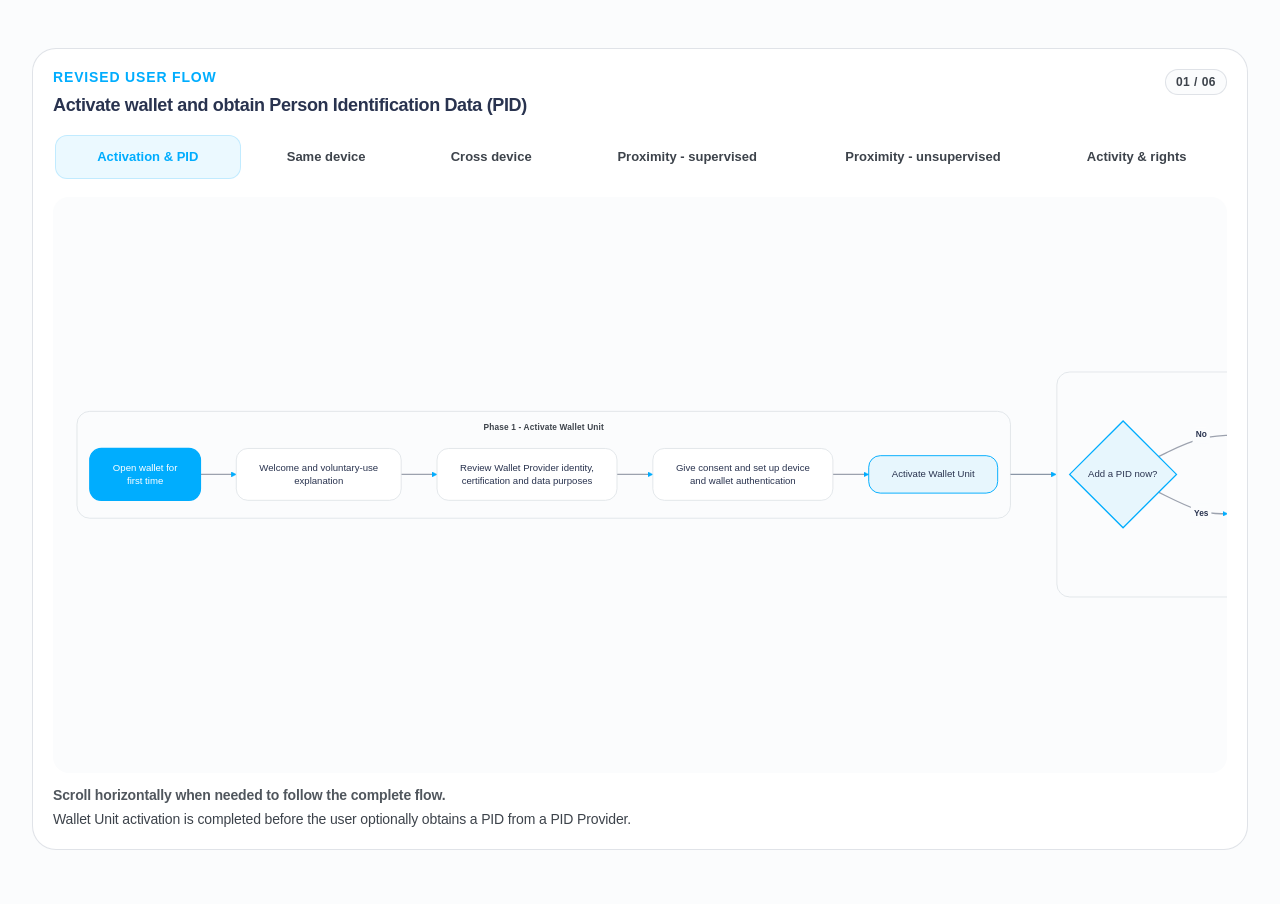
<file: eudiw-case-study/flow-playground.html>
<!doctype html>
<html lang="en">
  <head>
    <meta charset="utf-8" />
    <meta name="viewport" content="width=device-width, initial-scale=1" />
    <meta name="color-scheme" content="light" />
    <meta name="theme-color" content="#fbfcfd" />

    <title>EUDI Wallet flow playground</title>

    <link rel="icon" href="data:," />
    <script src="./assets/vendor/mermaid.min.js" defer></script>

    <style>
      :root {
        --color-ink: #29334f;
        --color-copy: oklch(45% 0.014 257);
        --color-muted: oklch(38% 0.015 257);
        --color-surface: #fbfcfd;
        --color-soft: oklch(96% 0.006 257);
        --color-panel: #ffffff;
        --color-border-soft: oklch(88% 0.01 257 / 0.7);
        --color-accent: #00adfe;
        --color-accent-soft: color-mix(in srgb, var(--color-accent) 8%, transparent);
        --color-focus: oklch(35% 0.07 272);
        --radius-medium: 1rem;
        --radius-large: 1.5rem;
        --radius-pill: 999px;
        --duration-short: 150ms;
        --font-sans:
          Inter, ui-sans-serif, -apple-system, BlinkMacSystemFont, "Segoe UI", Helvetica, Arial,
          sans-serif;
      }

      *,
      *::before,
      *::after {
        box-sizing: border-box;
      }

      html {
        min-width: 20rem;
        background: var(--color-surface);
        color: var(--color-ink);
        text-size-adjust: 100%;
      }

      body {
        min-width: 20rem;
        margin: 0;
        background: var(--color-surface);
        color: var(--color-copy);
        font-family: var(--font-sans);
        font-size: 1rem;
        font-synthesis: none;
        line-height: 1.5;
        text-rendering: optimizeLegibility;
        -webkit-font-smoothing: antialiased;
      }

      button {
        font: inherit;
      }

      :focus-visible {
        outline: 0.125rem solid var(--color-focus);
        outline-offset: 0.1875rem;
      }

      .sr-only {
        position: absolute;
        width: 1px;
        height: 1px;
        padding: 0;
        margin: -1px;
        overflow: hidden;
        clip: rect(0 0 0 0);
        clip-path: inset(50%);
        white-space: nowrap;
        border: 0;
      }

      .playground-shell {
        width: min(76rem, calc(100% - 2rem));
        margin-inline: auto;
        padding-block: clamp(1rem, 4vw, 3rem);
      }

      .flow-viewer {
        margin: 0;
        padding: 1.25rem;
        border: 1px solid var(--color-border-soft);
        border-radius: var(--radius-large);
        background: var(--color-panel);
      }

      .flow-viewer-header {
        display: flex;
        align-items: flex-start;
        justify-content: space-between;
        gap: 1.5rem;
      }

      .flow-viewer-eyebrow {
        display: block;
        color: var(--color-accent);
        font-size: 0.875rem;
        font-weight: 700;
        letter-spacing: 0.06em;
        line-height: 1.25;
        text-transform: uppercase;
      }

      .flow-viewer-title {
        max-width: 39rem;
        margin: 0.375rem 0 0;
        color: var(--color-ink);
        font-size: 1.125rem;
        font-weight: 600;
        letter-spacing: -0.02em;
        line-height: 1.35;
        text-wrap: balance;
      }

      .flow-viewer-count {
        flex: none;
        padding: 0.375rem 0.625rem;
        border: 1px solid var(--color-border-soft);
        border-radius: var(--radius-pill);
        background: var(--color-surface);
        color: var(--color-muted);
        font-size: 0.75rem;
        font-variant-numeric: tabular-nums;
        font-weight: 600;
        letter-spacing: 0.04em;
        line-height: 1;
      }

      .flow-viewer-tabs {
        display: flex;
        gap: 0.375rem;
        margin-top: 1rem;
        padding: 0.125rem 0.125rem 0.375rem;
        overflow-x: auto;
        overscroll-behavior-inline: contain;
        scrollbar-color: color-mix(in srgb, var(--color-ink) 18%, transparent) transparent;
        scrollbar-width: thin;
      }

      .flow-viewer-tabs::-webkit-scrollbar {
        height: 0.25rem;
      }

      .flow-viewer-tabs::-webkit-scrollbar-track {
        background: transparent;
      }

      .flow-viewer-tabs::-webkit-scrollbar-thumb {
        border-radius: var(--radius-pill);
        background: color-mix(in srgb, var(--color-ink) 18%, transparent);
      }

      .flow-viewer-tab {
        display: inline-flex;
        min-height: 2.75rem;
        flex: none;
        align-items: center;
        justify-content: center;
        padding: 0.625rem 0.75rem;
        border: 1px solid transparent;
        border-radius: 0.75rem;
        background: transparent;
        color: var(--color-muted);
        cursor: pointer;
        font-size: 0.875rem;
        font-weight: 600;
        line-height: 1.2;
        text-align: center;
        white-space: nowrap;
        transition:
          color var(--duration-short) ease,
          border-color var(--duration-short) ease,
          background-color var(--duration-short) ease,
          transform var(--duration-short) ease;
      }

      .flow-viewer-tab:hover {
        background: var(--color-soft);
        color: var(--color-ink);
      }

      .flow-viewer-tab:active {
        transform: scale(0.96);
      }

      .flow-viewer-tab[aria-selected="true"] {
        border-color: color-mix(in srgb, var(--color-accent) 18%, transparent);
        background: var(--color-accent-soft);
        color: var(--color-accent);
      }

      .flow-viewer-stage {
        position: relative;
        width: 100%;
        height: clamp(21rem, 54vw, 36rem);
        margin-top: 0.75rem;
        overflow: auto hidden;
        overscroll-behavior-inline: contain;
        border-radius: var(--radius-medium);
        background: var(--color-surface);
        scrollbar-color: color-mix(in srgb, var(--color-ink) 25%, transparent) transparent;
        scrollbar-width: thin;
      }

      .flow-viewer-stage:focus-visible {
        outline-offset: 0.1875rem;
      }

      .flow-viewer-stage::-webkit-scrollbar {
        height: 0.5rem;
      }

      .flow-viewer-stage::-webkit-scrollbar-track {
        background: var(--color-soft);
      }

      .flow-viewer-stage::-webkit-scrollbar-thumb {
        border: 0.125rem solid var(--color-soft);
        border-radius: var(--radius-pill);
        background: color-mix(in srgb, var(--color-ink) 25%, transparent);
      }

      .flow-viewer-status {
        display: grid;
        min-height: 100%;
        place-items: center;
        margin: 0;
        padding: 1.5rem;
        color: var(--color-muted);
        font-size: 0.875rem;
        text-align: center;
      }

      .flow-viewer-status-error {
        color: var(--color-copy);
      }

      .flow-viewer-diagram {
        display: flex;
        width: max-content;
        min-width: 100%;
        height: 100%;
        align-items: center;
        justify-content: center;
        padding: 1.5rem;
      }

      .flow-viewer-mermaid {
        display: block;
        max-height: 100%;
        flex: none;
      }

      .flow-viewer-mermaid > svg {
        display: block;
        width: 100% !important;
        max-width: none !important;
        height: 100% !important;
        overflow: visible;
        font-family: var(--font-sans) !important;
      }

      .flow-viewer-mermaid .node rect {
        rx: 18px;
        ry: 18px;
      }

      .flow-viewer-mermaid .cluster rect {
        rx: 20px;
        ry: 20px;
      }

      .flow-viewer-mermaid .cluster-label span,
      .flow-viewer-mermaid .cluster-label p {
        color: var(--color-muted) !important;
        font-size: 13px;
        font-weight: 700;
        letter-spacing: 0.02em;
      }

      .flow-viewer-mermaid .phase-frame rect {
        fill: #fbfcfd;
        stroke: #d5dbe0;
        stroke-width: 1px;
      }

      .flow-viewer-mermaid .phase-frame text {
        fill: var(--color-muted);
        font-family: var(--font-sans);
        font-size: 13px;
        font-weight: 700;
        letter-spacing: 0.02em;
      }

      .flow-viewer-mermaid .phase-connector {
        fill: none;
        stroke: #8a96a6;
        stroke-width: 2px;
      }

      .flow-viewer-mermaid .node .label foreignObject > div {
        display: inline-flex !important;
        width: auto !important;
        height: 100% !important;
        align-items: center !important;
        justify-content: center !important;
        overflow: visible !important;
        text-align: center !important;
      }

      .flow-viewer-mermaid .node .label foreignObject {
        overflow: visible !important;
      }

      .flow-viewer-mermaid .nodeLabel {
        display: block !important;
        width: auto !important;
        height: auto !important;
        overflow: visible !important;
        color: var(--color-ink) !important;
        font-family: var(--font-sans) !important;
        font-size: 15px;
        line-height: 1.35;
        text-align: center !important;
      }

      .flow-viewer-mermaid .nodeLabel p {
        display: block !important;
        width: auto;
        height: auto;
        margin: 0;
        overflow: visible !important;
        text-align: center !important;
        white-space: nowrap;
      }

      .flow-viewer-mermaid .node.start .nodeLabel,
      .flow-viewer-mermaid .node.start .nodeLabel p {
        color: #ffffff !important;
      }

      .flow-viewer-mermaid g.edgeLabel {
        color: var(--color-ink) !important;
        font-family: var(--font-sans) !important;
        font-size: 13px;
        font-weight: 550;
        line-height: 1.1;
      }

      .flow-viewer-mermaid g.edgeLabel foreignObject {
        overflow: visible;
      }

      .flow-viewer-mermaid g.edgeLabel span.edgeLabel {
        display: inline-block;
        background: var(--color-surface) !important;
        box-shadow: 0 0 0 5px var(--color-surface);
        color: inherit !important;
      }

      .flow-viewer-mermaid g.edgeLabel p {
        margin: 0;
        color: inherit !important;
      }

      .flow-viewer-mermaid g.edgeLabel .labelBkg {
        fill: var(--color-surface) !important;
        stroke: var(--color-surface) !important;
        stroke-width: 10px !important;
      }

      .flow-viewer-mermaid .flowchart-link {
        stroke: color-mix(in srgb, var(--color-ink) 45%, transparent) !important;
        stroke-width: 2px !important;
      }

      .flow-viewer-mermaid marker path {
        fill: var(--color-accent) !important;
        stroke: var(--color-accent) !important;
      }

      .flow-viewer figcaption {
        display: grid;
        gap: 0.25rem;
        margin-top: 0.75rem;
        color: var(--color-muted);
        font-size: 0.875rem;
        letter-spacing: -0.01em;
        line-height: 1.45;
      }

      .flow-viewer-hint {
        color: var(--color-copy);
        font-weight: 600;
      }

      @media (min-width: 72rem) {
        .flow-viewer-tabs {
          display: grid;
          grid-template-columns: 1.05fr 0.9fr 0.9fr 1.25fr 1.35fr 1fr;
          overflow: visible;
        }

        .flow-viewer-tab {
          width: 100%;
          padding-inline: 0.5rem;
          font-size: 0.8125rem;
          white-space: nowrap;
        }
      }

      @media (max-width: 48rem) {
        .playground-shell {
          width: min(100% - 1rem, 76rem);
          padding-block: 0.5rem;
        }

        .flow-viewer {
          padding: 1rem;
          border-radius: 1.25rem;
        }

        .flow-viewer-header {
          gap: 1rem;
        }

        .flow-viewer-title {
          font-size: 1.0625rem;
        }

        .flow-viewer-diagram {
          padding: 1rem;
        }
      }

      @media (prefers-reduced-motion: reduce) {
        .flow-viewer-tab {
          transition: none;
        }

        .flow-viewer-tab:active {
          transform: none;
        }
      }

      @media (forced-colors: active) {
        .flow-viewer-tab[aria-selected="true"] {
          border-color: currentColor;
        }
      }
    </style>
  </head>

  <body>
    <main class="playground-shell">
      <figure class="flow-viewer" data-flow-viewer>
        <div class="flow-viewer-header">
          <div>
            <span class="flow-viewer-eyebrow">Revised user flow</span>
            <h1 class="flow-viewer-title" id="flow-viewer-title" data-flow-title>
              Activate wallet and obtain Person Identification Data (PID)
            </h1>
          </div>
          <span class="flow-viewer-count" data-flow-count aria-hidden="true">01 / 06</span>
        </div>

        <div
          class="flow-viewer-tabs"
          role="tablist"
          aria-label="Choose a revised EUDI Wallet user flow"
          data-flow-tabs
        >
          <button
            class="flow-viewer-tab"
            id="flow-tab-activation"
            type="button"
            role="tab"
            aria-controls="flow-viewer-stage"
            aria-label="Activate wallet and obtain Person Identification Data (PID)"
            aria-selected="true"
            data-flow-index="0"
          >
            Activation &amp; PID
          </button>
          <button
            class="flow-viewer-tab"
            id="flow-tab-same-device"
            type="button"
            role="tab"
            aria-controls="flow-viewer-stage"
            aria-label="Remote same-device presentation"
            aria-selected="false"
            tabindex="-1"
            data-flow-index="1"
          >
            Same device
          </button>
          <button
            class="flow-viewer-tab"
            id="flow-tab-cross-device"
            type="button"
            role="tab"
            aria-controls="flow-viewer-stage"
            aria-label="Remote cross-device presentation"
            aria-selected="false"
            tabindex="-1"
            data-flow-index="2"
          >
            Cross device
          </button>
          <button
            class="flow-viewer-tab"
            id="flow-tab-proximity-supervised"
            type="button"
            role="tab"
            aria-controls="flow-viewer-stage"
            aria-label="Supervised proximity presentation"
            aria-selected="false"
            tabindex="-1"
            data-flow-index="3"
          >
            Proximity - supervised
          </button>
          <button
            class="flow-viewer-tab"
            id="flow-tab-proximity-unsupervised"
            type="button"
            role="tab"
            aria-controls="flow-viewer-stage"
            aria-label="Unsupervised proximity presentation"
            aria-selected="false"
            tabindex="-1"
            data-flow-index="4"
          >
            Proximity - unsupervised
          </button>
          <button
            class="flow-viewer-tab"
            id="flow-tab-activity"
            type="button"
            role="tab"
            aria-controls="flow-viewer-stage"
            aria-label="Review activity and exercise a right"
            aria-selected="false"
            tabindex="-1"
            data-flow-index="5"
          >
            Activity &amp; rights
          </button>
        </div>

        <div
          class="flow-viewer-stage"
          id="flow-viewer-stage"
          role="tabpanel"
          aria-labelledby="flow-tab-activation"
          aria-describedby="flow-viewer-caption flow-steps-activation"
          aria-busy="true"
          tabindex="0"
          data-state="loading"
          data-flow-stage
        >
          <div class="flow-viewer-diagram" data-state="loading">
            <p class="flow-viewer-status" role="status">Rendering flow diagram…</p>
          </div>
        </div>

        <figcaption id="flow-viewer-caption">
          <span class="flow-viewer-hint">
            Scroll horizontally when needed to follow the complete flow.
          </span>
          <span data-flow-summary>
            Wallet Unit activation is completed before the user optionally obtains a PID from a
            PID Provider.
          </span>
        </figcaption>
      </figure>
    </main>

    <script>
      window.addEventListener("DOMContentLoaded", () => {
        const flowTheme = `
          classDef start fill:#00adfe,color:#ffffff,stroke:#00adfe,stroke-width:2px
          classDef secondary fill:#ffffff,color:#29334f,stroke:#d5dbe0,stroke-width:1px
          classDef decision fill:#00adfe14,color:#29334f,stroke:#00adfe,stroke-width:2px
          classDef action fill:#00adfe14,color:#29334f,stroke:#00adfe,stroke-width:1.5px
          classDef warning fill:#f7f6f6,color:#29334f,stroke:#9aa4ad,stroke-width:1.5px
          classDef success fill:#00adfe14,color:#29334f,stroke:#00adfe,stroke-width:1.5px
        `;

        const flows = [
          {
            id: "activation",
            title: "Activate wallet and obtain Person Identification Data (PID)",
            summary:
              "Wallet Unit activation is completed before the user optionally obtains a PID from a PID Provider.",
            steps: [
              "Open the wallet for the first time and review the voluntary-use explanation.",
              "Review the Wallet Provider identity, certification, trust information, and data purposes.",
              "Give consent, set up device and wallet authentication, and activate the Wallet Unit.",
              "Choose whether to add a PID now; the user can continue to the wallet home without one.",
              "Choose a PID Provider, request a PID, and complete the provider identity check.",
              "If verification succeeds, review the issuer and PID data before the PID is issued and stored.",
              "If verification fails, explain the failure and provide a safe next step.",
            ],
            source: `
              flowchart LR
                A[Open wallet for<br/>first time] --> B[Welcome and voluntary-use<br/>explanation]
                B --> C[Review Wallet Provider identity,<br/>certification and data purposes]
                C --> D[Give consent and set up device<br/>and wallet authentication]
                D --> E[Activate Wallet Unit]
                E ~~~~ F{Add a PID now?}
                F -- No --> G[Wallet home;<br/>add PID later]
                F -- Yes --> H[Choose PID Provider<br/>and request PID]
                H --> I[Complete provider<br/>identity check]
                I --> J{Identity verified?}
                J -- No --> K[Explain failure and<br/>safe next step]
                J -- Yes --> L[Review PID issuer<br/>and data to be issued]
                L --> M[PID issued and stored]
                M --> N[Confirmation and<br/>wallet home]
                class A start
                class B,C,D,H,I,L secondary
                class F,J decision
                class K warning
                class E,G,M,N success
            `,
          },
          {
            id: "same-device",
            title: "Remote same-device presentation",
            summary:
              "A deep link opens the wallet, which verifies the relying party and registered request before authenticated approval and presentation.",
            steps: [
              "Select Continue with EUDI Wallet in the service and open the wallet through a same-device link.",
              "The wallet authenticates the relying party and validates its registration and request.",
              "If validation fails, the wallet blocks the request or presents a high-severity warning according to policy.",
              "Review relying-party identity, purpose, privacy policy, retention intent, and mandatory and optional attributes.",
              "If requested attributes exceed the registration, apply the wallet policy: allow all, narrow the request, or reject it.",
              "Choose whether to share and authenticate to confirm approval.",
              "Present the approved attributes and show the outcome with an activity record.",
            ],
            source: `
              flowchart LR
                A[Tap Continue with<br/>EUDI Wallet] --> B[Wallet opens through<br/>same-device link]
                B --> C[Wallet authenticates relying party<br/>and validates registration and request]
                C --> D{Requester and<br/>request valid?}
                D -- No --> E{Wallet policy}
                E -- Block --> F[Blocked;<br/>no attributes shared]
                E -- Warn and continue --> G[Show high-severity<br/>warning]
                D -- Yes --> H[Review identity, purpose and privacy,<br/>retention intent and<br/>mandatory or optional attributes]
                G --> H
                H --> I{Only registered<br/>attributes requested?}
                I -- Yes --> J[Review final request]
                I -- No --> K{Apply wallet policy}
                K -- Reject all --> L[Request rejected;<br/>no attributes shared]
                K -- Registered only --> M[Limit to registered attributes]
                K -- Allow all --> N[Show exception warning]
                M --> J
                N --> J
                J --> O{Choose to share?}
                O -- No --> P[Decline request;<br/>no attributes shared]
                O -- Yes --> Q[Authenticate to<br/>confirm approval]
                Q --> R[Present approved attributes]
                R --> S[Show wallet and service outcome<br/>with activity record]
                class A start
                class B,C,G,H,J,M,N,Q,R secondary
                class D,E,I,K,O decision
                class F,L,P warning
                class S success
            `,
          },
          {
            id: "cross-device",
            title: "Remote cross-device presentation",
            summary:
              "The wallet scans a QR code on another device, validates the relying party and request, then returns a clear result to both devices.",
            steps: [
              "Open the wallet scanner and scan the service QR code displayed on another device.",
              "Check that the QR code is readable and current.",
              "Authenticate the relying party and validate its registration and request.",
              "Block or warn according to wallet policy when validation fails.",
              "Review purpose, privacy policy, retention intent, and mandatory and optional attributes.",
              "Apply the registered-attribute policy where necessary, then choose whether to share.",
              "Authenticate to confirm approval, present the attributes, and show separate wallet and service outcomes.",
            ],
            source: `
              flowchart LR
                A[Open wallet scanner] --> B[Scan service QR on<br/>the other device]
                B --> C{QR readable<br/>and current?}
                C -- No --> D[Explain scan problem<br/>and retry]
                C -- Yes --> E[Wallet authenticates relying party<br/>and validates registration and request]
                E --> F{Requester and<br/>request valid?}
                F -- No --> G{Wallet policy}
                G -- Block --> H[Blocked; other device receives<br/>no attributes]
                G -- Warn and continue --> I[Show high-severity<br/>warning]
                F -- Yes --> J[Review identity, purpose and privacy,<br/>retention intent and<br/>mandatory or optional attributes]
                I --> J
                J --> K{Request exceeds<br/>registered attributes?}
                K -- No --> L[Review final request]
                K -- Yes --> M{Apply wallet policy}
                M -- Reject all --> N[Request rejected; other device<br/>receives no attributes]
                M -- Registered only --> O[Limit to registered attributes]
                M -- Allow all --> P[Show exception warning]
                O --> L
                P --> L
                L --> Q{Choose to share?}
                Q -- No --> R[Decline request; other device<br/>receives no attributes]
                Q -- Yes --> S[Authenticate to<br/>confirm approval]
                S --> T[Present approved attributes]
                T --> U[Show wallet presentation outcome<br/>and service result on both devices]
                class A start
                class B,E,I,J,L,O,P,S,T secondary
                class C,F,G,K,M,Q decision
                class D,H,N,R warning
                class U success
            `,
          },
          {
            id: "proximity-supervised",
            title: "Supervised proximity presentation",
            summary:
              "A person-operated verifier presents an engagement method; the wallet validates it online or offline before authenticated sharing.",
            steps: [
              "A person-operated verifier presents a QR, NFC, or BLE engagement method.",
              "Open and unlock the wallet, then scan or tap to establish the connection.",
              "The wallet authenticates the relying party and validates its registration and request, including in supported offline scenarios.",
              "Block or warn according to wallet policy when validation fails.",
              "Review requester identity, purpose, privacy policy, retention intent, and mandatory and optional attributes.",
              "Choose whether to share and authenticate to confirm approval.",
              "Transfer the approved attributes; the verifier validates them and both sides show a clear outcome.",
              "If the outcome is uncertain, explain whether data may already have left the wallet.",
            ],
            source: `
              flowchart LR
                A[Person-operated verifier presents<br/>QR, NFC or BLE engagement] --> B[Open and unlock wallet;<br/>scan or tap]
                B --> C[Wallet authenticates relying party<br/>and validates request online or offline]
                C --> D{Requester and<br/>request valid?}
                D -- No --> E{Wallet policy}
                E -- Block --> F[Blocked;<br/>no presentation]
                E -- Warn and continue --> G[Show high-severity<br/>warning]
                D -- Yes --> H[Review identity, purpose and privacy,<br/>retention intent and<br/>mandatory or optional attributes]
                G --> H
                H --> I{Choose to share?}
                I -- No --> J[Decline request;<br/>no presentation]
                I -- Yes --> K[Authenticate to<br/>confirm approval]
                K --> L[Transfer approved attributes]
                L --> M[Verifier validates presentation]
                M --> N{Transfer outcome clear?}
                N -- Yes --> O[Show wallet and verifier outcome]
                N -- No --> P[Show uncertain or failed state;<br/>say whether data may have left]
                class A start
                class B,C,G,H,K,L,M secondary
                class D,E,I,N decision
                class F,J,P warning
                class O success
            `,
          },
          {
            id: "proximity-unsupervised",
            title: "Unsupervised proximity presentation",
            summary:
              "A self-service terminal connects to the wallet, which validates the terminal and request online or offline before authenticated sharing.",
            steps: [
              "A self-service terminal prompts the user to present identity information.",
              "Open and unlock the wallet, then show a wallet QR code or initiate NFC or BLE engagement.",
              "The terminal establishes the connection and the wallet authenticates the relying party and validates the request.",
              "Block or warn according to wallet policy when validation fails.",
              "Review requester identity, purpose, privacy policy, retention intent, and mandatory and optional attributes.",
              "Choose whether to share and authenticate to confirm approval.",
              "Transfer the approved attributes; the terminal validates them and both sides show a clear outcome.",
              "If the outcome is uncertain, explain whether data may already have left the wallet.",
            ],
            source: `
              flowchart LR
                A[Self-service terminal prompts<br/>for identity information] --> B[Open and unlock wallet]
                B --> C[Show wallet QR or initiate<br/>NFC or BLE engagement]
                C --> D[Terminal establishes connection]
                D --> E[Wallet authenticates relying party<br/>and validates request online or offline]
                E --> F{Requester and<br/>request valid?}
                F -- No --> G{Wallet policy}
                G -- Block --> H[Blocked;<br/>no presentation]
                G -- Warn and continue --> I[Show high-severity<br/>warning]
                F -- Yes --> J[Review identity, purpose and privacy,<br/>retention intent and<br/>mandatory or optional attributes]
                I --> J
                J --> K{Choose to share?}
                K -- No --> L[Decline request;<br/>no presentation]
                K -- Yes --> M[Authenticate to<br/>confirm approval]
                M --> N[Transfer approved attributes]
                N --> O[Terminal validates presentation]
                O --> P{Transfer outcome clear?}
                P -- Yes --> Q[Show wallet and terminal outcome]
                P -- No --> R[Show uncertain or failed state;<br/>say whether data may have left]
                class A start
                class B,C,D,E,I,J,M,N,O secondary
                class F,G,K,P decision
                class H,L,R warning
                class Q success
            `,
          },
          {
            id: "activity",
            title: "Review activity and exercise a right",
            summary:
              "Transaction records expose identifiers and contact routes without retaining attribute values, then support erasure, reporting, export, or local deletion.",
            steps: [
              "Open Activity, filter the history, and select a transaction.",
              "Review the date and time, relying-party identity, intended use, contact channels, and requested and presented attribute identifiers.",
              "Choose to request erasure, report the transaction, export records, or delete the local log entry.",
              "For erasure, choose an available web, email, or phone channel and record that the request was initiated, not completed.",
              "For reporting, choose a DPA channel and supporting machine-readable log excerpt and record that reporting was initiated.",
              "For export, choose records and an external or remote destination, then confirm the export.",
              "For local deletion, review the consequence for data-protection rights before confirming deletion of the selected record.",
            ],
            source: `
              flowchart LR
                A[Open Activity] --> B[Filter and select transaction]
                B --> C[Review date and requester,<br/>intended use, contact routes and<br/>attribute identifiers]
                C --> D{User goal}
                D -- Request erasure --> E[Choose available web, email<br/>or phone channel]
                D -- Report transaction --> F[Choose DPA channel and<br/>machine-readable log excerpt]
                D -- Export --> G[Choose records and external<br/>or remote destination]
                D -- Delete local log --> H[Review consequence for<br/>data-protection rights]
                E --> I[Erasure request initiated;<br/>log the initiation]
                F --> J[Report initiated;<br/>log the initiation]
                G --> K[Confirm export]
                H --> L{Delete selected<br/>local record?}
                L -- No --> M[Keep transaction record]
                L -- Yes --> N[Delete local transaction record]
                class A start
                class B,C,E,F,G secondary
                class D,L decision
                class H,M warning
                class I,J,K,N success
            `,
          },
        ];

        const viewer = document.querySelector("[data-flow-viewer]");
        const tabs = Array.from(viewer.querySelectorAll("[data-flow-index]"));
        const title = viewer.querySelector("[data-flow-title]");
        const count = viewer.querySelector("[data-flow-count]");
        const summary = viewer.querySelector("[data-flow-summary]");
        const stage = viewer.querySelector("[data-flow-stage]");
        const tablist = viewer.querySelector("[data-flow-tabs]");
        const reducedMotion = window.matchMedia("(prefers-reduced-motion: reduce)");
        const minimumScale = 0.64;
        const maximumScale = 0.82;
        const targetViewportWidths = 2.65;
        let activeIndex = 0;
        let maximumDiagramWidth = 0;

        const setStageState = (state) => {
          stage.dataset.state = state;
          stage.setAttribute("aria-busy", String(state === "loading"));
        };

        const createStatus = (message, isError = false) => {
          const status = document.createElement("p");

          status.className = `flow-viewer-status${isError ? " flow-viewer-status-error" : ""}`;
          status.setAttribute("role", "status");
          status.textContent = message;

          return status;
        };

        const panels = flows.map((flow) => {
          const panel = document.createElement("div");
          const accessibleSteps = document.createElement("ol");

          panel.className = "flow-viewer-diagram";
          panel.dataset.state = "loading";
          accessibleSteps.className = "sr-only";
          accessibleSteps.id = `flow-steps-${flow.id}`;

          flow.steps.forEach((step) => {
            const item = document.createElement("li");
            item.textContent = step;
            accessibleSteps.append(item);
          });

          panel.append(createStatus("Rendering flow diagram…"), accessibleSteps);

          return panel;
        });

        const updateDiagramScale = () => {
          if (!maximumDiagramWidth) {
            return;
          }

          const responsiveScale = (stage.clientWidth * targetViewportWidths) / maximumDiagramWidth;
          const scale = Math.min(maximumScale, Math.max(minimumScale, responsiveScale));

          flows.forEach((flow, index) => {
            const mount = panels[index].querySelector("[data-mermaid-mount]");

            if (!mount || !flow.renderWidth || !flow.renderHeight) {
              return;
            }

            mount.style.width = `${flow.renderWidth * scale}px`;
            mount.style.height = `${flow.renderHeight * scale}px`;
          });
        };

        const addActivationPhaseFrames = (svg) => {
          const sourceViewBox = svg.viewBox.baseVal;
          const viewBox = {
            x: sourceViewBox.x,
            y: sourceViewBox.y,
            width: sourceViewBox.width,
            height: sourceViewBox.height,
          };
          const root = svg.querySelector("g.root");

          if (!root) {
            return viewBox;
          }

          const svgNamespace = "http://www.w3.org/2000/svg";
          const frameLayer = document.createElementNS(svgNamespace, "g");
          const phaseDefinitions = [
            {
              label: "Phase 1 - Activate Wallet Unit",
              nodeIds: ["A", "B", "C", "D", "E"],
            },
            {
              label: "Phase 2 - Obtain PID",
              nodeIds: ["F", "G", "H", "I", "J", "K", "L", "M", "N"],
            },
          ];
          const horizontalInset = 20;
          const titleInset = 58;
          const bottomInset = 28;
          const frameBounds = [];

          const getTranslation = (element) => {
            const transform = element?.getAttribute("transform")?.match(
              /translate\(\s*(-?[\d.]+)(?:\s*,\s*|\s+)(-?[\d.]+)\s*\)/,
            );

            return transform ? { x: Number(transform[1]), y: Number(transform[2]) } : { x: 0, y: 0 };
          };

          const getNodeBounds = (nodeId) => {
            const node = Array.from(svg.querySelectorAll("g.node")).find((candidate) =>
              candidate.id.includes(`-flowchart-${nodeId}-`),
            );
            const shape = node?.querySelector("rect, polygon");

            if (!shape || !node) {
              return null;
            }

            const nodeTranslation = getTranslation(node);
            const shapeTranslation = getTranslation(shape);
            const translateX = nodeTranslation.x + shapeTranslation.x;
            const translateY = nodeTranslation.y + shapeTranslation.y;

            if (shape.tagName.toLowerCase() === "rect") {
              const x = translateX + Number(shape.getAttribute("x"));
              const y = translateY + Number(shape.getAttribute("y"));
              const width = Number(shape.getAttribute("width"));
              const height = Number(shape.getAttribute("height"));

              return { left: x, top: y, right: x + width, bottom: y + height };
            }

            const points = shape
              .getAttribute("points")
              .trim()
              .split(/\s+/)
              .map((point) => point.split(",").map(Number));
            const xValues = points.map(([x]) => translateX + x);
            const yValues = points.map(([, y]) => translateY + y);

            return {
              left: Math.min(...xValues),
              top: Math.min(...yValues),
              right: Math.max(...xValues),
              bottom: Math.max(...yValues),
            };
          };

          phaseDefinitions.forEach(({ label, nodeIds }) => {
            const nodeBounds = nodeIds.map(getNodeBounds).filter(Boolean);

            if (!nodeBounds.length) {
              return;
            }

            const left = Math.min(...nodeBounds.map((bounds) => bounds.left)) - horizontalInset;
            const top = Math.min(...nodeBounds.map((bounds) => bounds.top)) - titleInset;
            const right = Math.max(...nodeBounds.map((bounds) => bounds.right)) + horizontalInset;
            const bottom = Math.max(...nodeBounds.map((bounds) => bounds.bottom)) + bottomInset;
            const frame = document.createElementNS(svgNamespace, "g");
            const rect = document.createElementNS(svgNamespace, "rect");
            const title = document.createElementNS(svgNamespace, "text");

            frame.classList.add("phase-frame");
            rect.setAttribute("x", String(left));
            rect.setAttribute("y", String(top));
            rect.setAttribute("width", String(right - left));
            rect.setAttribute("height", String(bottom - top));
            rect.setAttribute("rx", "20");
            rect.setAttribute("ry", "20");
            title.setAttribute("x", String((left + right) / 2));
            title.setAttribute("y", String(top + 25));
            title.setAttribute("text-anchor", "middle");
            title.setAttribute("dominant-baseline", "middle");
            title.textContent = label;
            frame.append(rect, title);
            frameLayer.append(frame);
            frameBounds.push({ left, top, right, bottom });
          });

          if (frameBounds.length === 2) {
            const phaseOneEnd = getNodeBounds("E");
            const phaseTwoStart = getNodeBounds("F");
            const marker = svg.querySelector('marker[id$="pointEnd"]');
            const connector = document.createElementNS(svgNamespace, "line");
            const markerTipOffset = 5;

            connector.classList.add("phase-connector");
            connector.setAttribute("x1", String(frameBounds[0].right));
            connector.setAttribute("x2", String(frameBounds[1].left - markerTipOffset));
            connector.setAttribute(
              "y1",
              String((phaseOneEnd.top + phaseOneEnd.bottom) / 2),
            );
            connector.setAttribute(
              "y2",
              String((phaseTwoStart.top + phaseTwoStart.bottom) / 2),
            );

            if (marker?.id) {
              connector.setAttribute("marker-end", `url(#${marker.id})`);
            }

            frameLayer.append(connector);
          }

          root.insertBefore(frameLayer, root.firstChild);

          const expandedLeft = Math.min(viewBox.x, ...frameBounds.map((bounds) => bounds.left));
          const expandedTop = Math.min(viewBox.y, ...frameBounds.map((bounds) => bounds.top));
          const expandedRight = Math.max(
            viewBox.x + viewBox.width,
            ...frameBounds.map((bounds) => bounds.right),
          );
          const expandedBottom = Math.max(
            viewBox.y + viewBox.height,
            ...frameBounds.map((bounds) => bounds.bottom),
          );
          const expandedViewBox = {
            x: expandedLeft,
            y: expandedTop,
            width: expandedRight - expandedLeft,
            height: expandedBottom - expandedTop,
          };

          svg.setAttribute(
            "viewBox",
            `${expandedViewBox.x} ${expandedViewBox.y} ${expandedViewBox.width} ${expandedViewBox.height}`,
          );

          return expandedViewBox;
        };

        const setPanelError = (index) => {
          const flow = flows[index];
          const panel = panels[index];
          const accessibleSteps = panel.querySelector(`#flow-steps-${flow.id}`);

          panel.replaceChildren(
            createStatus("This flow diagram could not be rendered. Try reloading the page.", true),
            accessibleSteps,
          );
          panel.dataset.state = "error";

          if (activeIndex === index) {
            setStageState("error");
          }
        };

        const renderFlow = async (index) => {
          const flow = flows[index];
          const panel = panels[index];

          if (!window.mermaid || !flow.source) {
            setPanelError(index);
            return;
          }

          try {
            const result = await window.mermaid.render(
              `eudi-playground-flow-${flow.id}`,
              `${flow.source}\n${flowTheme}`,
            );
            const mount = document.createElement("div");
            const accessibleSteps = panel.querySelector(`#flow-steps-${flow.id}`);

            mount.className = "flow-viewer-mermaid";
            mount.dataset.mermaidMount = "";
            mount.setAttribute("aria-hidden", "true");
            mount.innerHTML = result.svg;

            const svg = mount.querySelector("svg");

            if (!svg) {
              throw new Error(`Mermaid did not return an SVG for ${flow.id}`);
            }

            const sourceViewBox = svg.viewBox.baseVal;
            const viewBox =
              flow.id === "activation"
                ? addActivationPhaseFrames(svg)
                : {
                    x: sourceViewBox.x,
                    y: sourceViewBox.y,
                    width: sourceViewBox.width,
                    height: sourceViewBox.height,
                  };
            flow.renderWidth = viewBox.width;
            flow.renderHeight = viewBox.height;
            maximumDiagramWidth = Math.max(maximumDiagramWidth, viewBox.width);

            svg.removeAttribute("width");
            svg.removeAttribute("height");
            svg.style.maxWidth = "none";
            svg.setAttribute("preserveAspectRatio", "xMinYMid meet");
            svg.setAttribute("aria-hidden", "true");
            svg.setAttribute("focusable", "false");

            panel.replaceChildren(mount, accessibleSteps);
            panel.dataset.state = "ready";

            if (typeof result.bindFunctions === "function") {
              result.bindFunctions(mount);
            }

            updateDiagramScale();

            if (activeIndex === index) {
              setStageState("ready");
            }
          } catch (error) {
            console.error(`Failed to render ${flow.id}`, error);
            setPanelError(index);
          }
        };

        const showDiagram = (index) => {
          const flow = flows[index];
          const panel = panels[index];

          stage.replaceChildren(panel);
          stage.scrollLeft = 0;
          stage.scrollTop = 0;
          stage.setAttribute(
            "aria-describedby",
            `flow-viewer-caption flow-steps-${flow.id}`,
          );
          setStageState(panel.dataset.state);
        };

        const revealTab = (tab) => {
          const tablistBounds = tablist.getBoundingClientRect();
          const tabBounds = tab.getBoundingClientRect();
          const visibleLeft = tablist.scrollLeft;
          const visibleRight = visibleLeft + tablist.clientWidth;
          const tabLeft = visibleLeft + tabBounds.left - tablistBounds.left;
          const tabRight = tabLeft + tabBounds.width;
          let targetLeft = visibleLeft;

          if (tabLeft < visibleLeft) {
            targetLeft = tabLeft;
          } else if (tabRight > visibleRight) {
            targetLeft = tabRight - tablist.clientWidth;
          } else {
            return;
          }

          tablist.scrollTo({
            left: targetLeft,
            behavior: reducedMotion.matches ? "auto" : "smooth",
          });
        };

        const selectFlow = (index, focusTab = false) => {
          if (index < 0 || index >= flows.length) {
            return;
          }

          const flow = flows[index];
          activeIndex = index;
          viewer.dataset.activeFlow = flow.id;
          title.textContent = flow.title;
          count.textContent = `${String(index + 1).padStart(2, "0")} / ${String(
            flows.length,
          ).padStart(2, "0")}`;
          summary.textContent = flow.summary;

          tabs.forEach((tab, tabIndex) => {
            const isSelected = tabIndex === index;
            tab.setAttribute("aria-selected", String(isSelected));
            tab.tabIndex = isSelected ? 0 : -1;
          });

          const selectedTab = tabs[index];
          stage.setAttribute("aria-labelledby", selectedTab.id);

          if (focusTab) {
            selectedTab.focus();
          }

          revealTab(selectedTab);
          showDiagram(index);
        };

        tabs.forEach((tab) => {
          tab.addEventListener("click", () => {
            selectFlow(Number(tab.dataset.flowIndex));
          });
        });

        tablist.addEventListener("keydown", (event) => {
          let nextIndex = activeIndex;

          if (event.key === "ArrowRight") {
            nextIndex = (activeIndex + 1) % flows.length;
          } else if (event.key === "ArrowLeft") {
            nextIndex = (activeIndex - 1 + flows.length) % flows.length;
          } else if (event.key === "Home") {
            nextIndex = 0;
          } else if (event.key === "End") {
            nextIndex = flows.length - 1;
          } else {
            return;
          }

          event.preventDefault();
          selectFlow(nextIndex, true);
        });

        window.mermaid.initialize({
          startOnLoad: false,
          theme: "base",
          securityLevel: "loose",
          themeVariables: {
            fontFamily:
              'Inter, ui-sans-serif, -apple-system, BlinkMacSystemFont, "Segoe UI", sans-serif',
            fontSize: "15px",
            primaryColor: "#ffffff",
            primaryTextColor: "#29334f",
            primaryBorderColor: "#00adfe",
            lineColor: "#8a96a6",
            secondaryColor: "#00adfe14",
            tertiaryColor: "#00adfe14",
            edgeLabelBackground: "#fbfcfd",
          },
          flowchart: {
            curve: "basis",
            htmlLabels: true,
            nodeSpacing: 42,
            rankSpacing: 56,
            padding: 18,
            wrappingWidth: 300,
            subGraphTitleMargin: {
              top: 14,
              bottom: 24,
            },
            useMaxWidth: false,
          },
        });

        if ("ResizeObserver" in window) {
          const resizeObserver = new ResizeObserver(updateDiagramScale);
          resizeObserver.observe(stage);
        } else {
          window.addEventListener("resize", updateDiagramScale);
        }

        selectFlow(0);

        const renderAllFlows = async () => {
          for (let index = 0; index < flows.length; index += 1) {
            await renderFlow(index);
          }
        };

        renderAllFlows();
      });
    </script>
  </body>
</html>
</file>
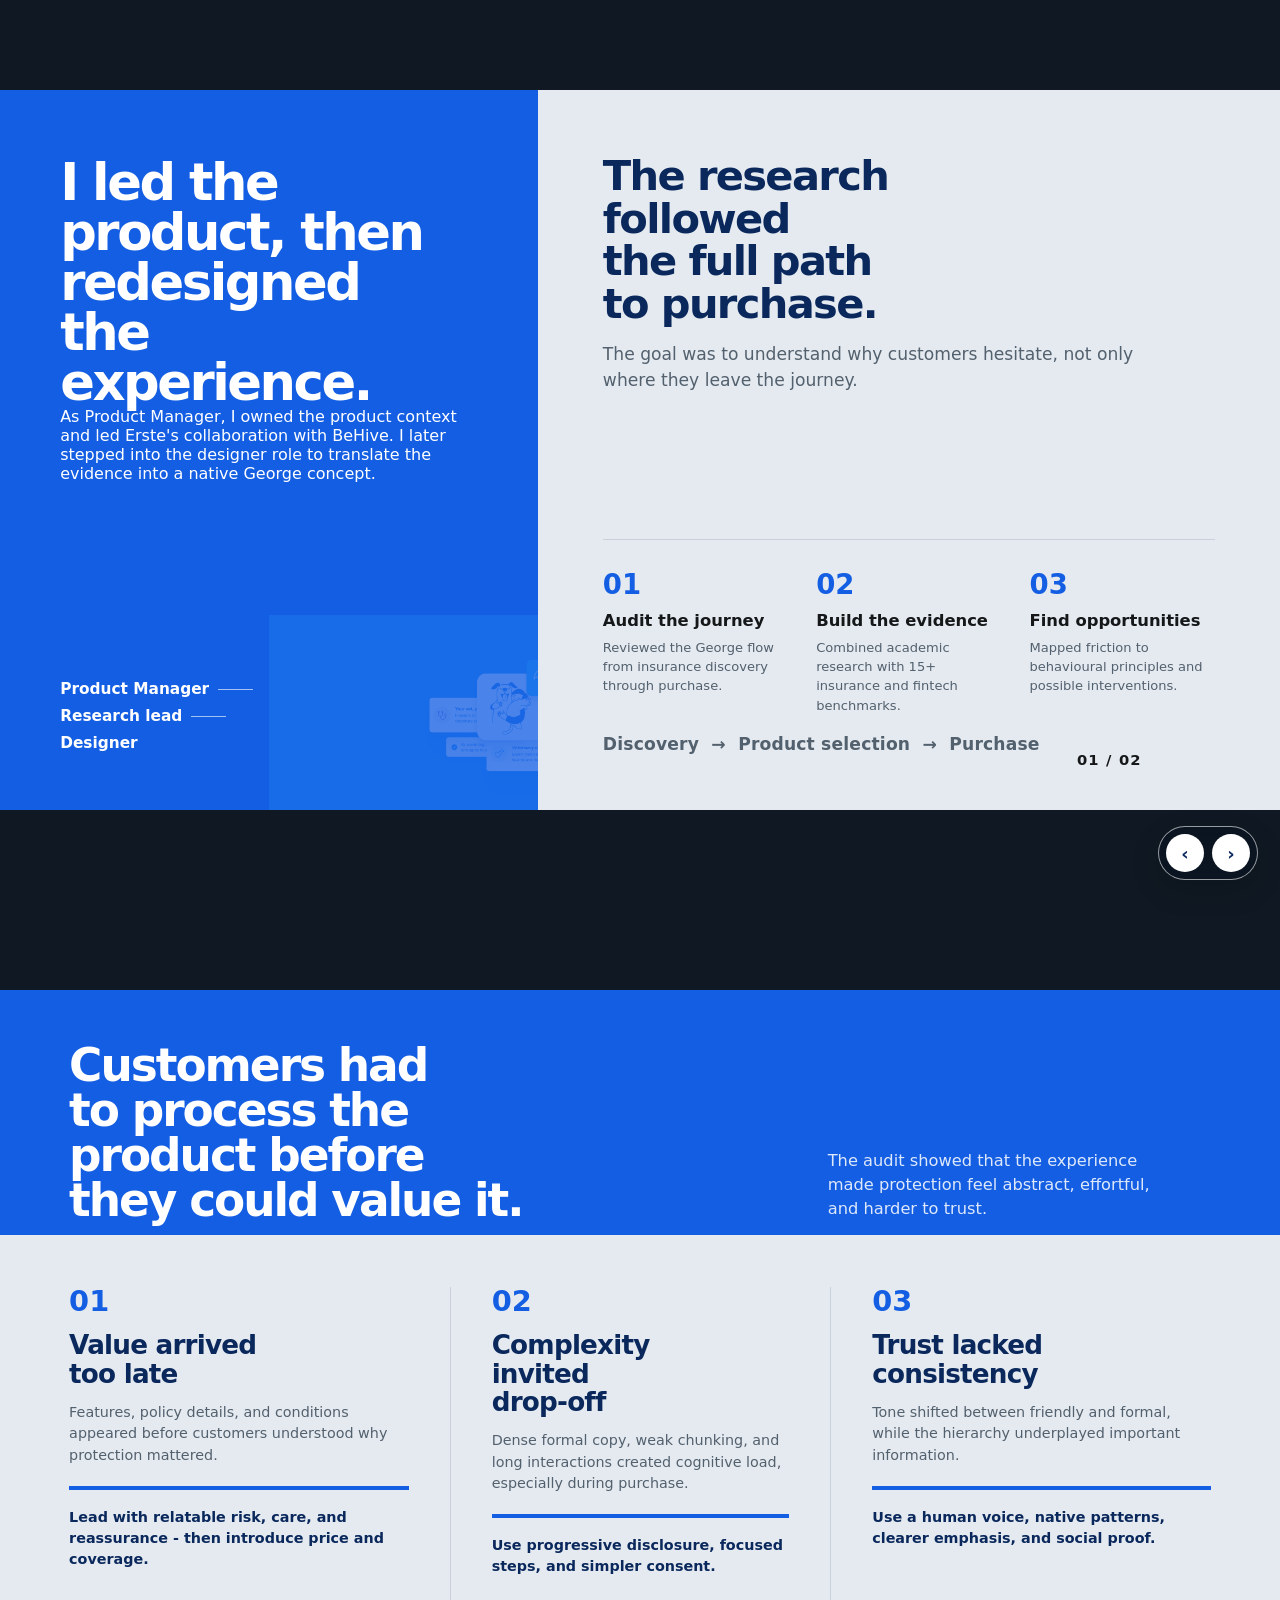
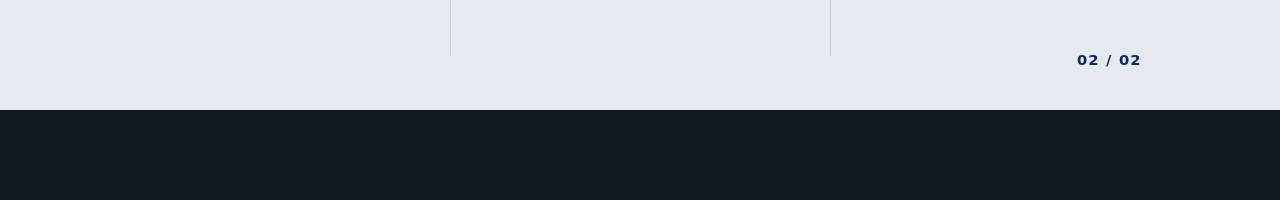
<file: pet-insurance-case-study/research-context-slides.html>
<!doctype html>
<html lang="en">
  <head>
    <meta charset="utf-8" />
    <meta name="viewport" content="width=device-width, initial-scale=1" />
    <title>Pet Insurance Redesign - Research Context</title>
    <style>
      :root {
        --brand: #135ee2;
        --brand-deep: #0a285c;
        --brand-light: #199cf9;
        --surface: #e4eaf0;
        --paper: #ffffff;
        --ink: #151719;
        --muted: #53606d;
        --line: #c9d2dc;
        --accent: #a942b8;
      }

      * {
        box-sizing: border-box;
      }

      html {
        scroll-behavior: smooth;
        scroll-snap-type: y mandatory;
      }

      body {
        margin: 0;
        background: #101923;
        color: var(--ink);
        font-family: Inter, ui-sans-serif, system-ui, -apple-system, BlinkMacSystemFont,
          "Segoe UI", sans-serif;
        text-rendering: optimizeLegibility;
        -webkit-font-smoothing: antialiased;
      }

      h1,
      h2,
      h3,
      p {
        margin: 0;
      }

      button {
        font: inherit;
      }

      .slide-viewport {
        min-height: 100vh;
        min-height: 100svh;
        display: grid;
        place-items: center;
        scroll-snap-align: start;
        scroll-snap-stop: always;
      }

      .slide {
        position: relative;
        width: min(100vw, calc(100vh * 16 / 9));
        width: min(100vw, calc(100svh * 16 / 9));
        aspect-ratio: 16 / 9;
        overflow: hidden;
        container-type: inline-size;
        background: var(--surface);
      }

      .slide-number {
        position: absolute;
        right: 10.8cqw;
        bottom: 3.3cqw;
        z-index: 5;
        color: currentColor;
        font-size: 1.15cqw;
        font-weight: 700;
        letter-spacing: 0.08em;
      }

      .role-slide {
        display: grid;
        grid-template-columns: 42% 58%;
      }

      .role-story {
        position: relative;
        display: flex;
        flex-direction: column;
        justify-content: space-between;
        padding: 5.2cqw 4.7cqw 4.5cqw;
        overflow: hidden;
        background: var(--brand);
        color: var(--paper);
      }

      .role-story h1 {
        position: relative;
        z-index: 2;
        max-width: 10.5ch;
        color: var(--paper);
        font-size: 4cqw;
        font-weight: 740;
        line-height: 0.98;
        letter-spacing: -0.048em;
        text-wrap: balance;
      }

      .role-story > p {
        position: relative;
        z-index: 2;
        max-width: 31ch;
        margin-top: 2.1cqw;
        color: rgba(255, 255, 255, 0.88);
        font-size: 1.35cqw;
        line-height: 1.48;
      }

      .role-path {
        position: relative;
        z-index: 2;
        display: grid;
        gap: 0.72cqw;
        width: max-content;
        color: var(--paper);
        font-size: 1.2cqw;
        font-weight: 720;
        line-height: 1.15;
      }

      .role-path span {
        display: flex;
        align-items: center;
        gap: 0.7cqw;
      }

      .role-path span:not(:last-child)::after {
        content: "";
        width: 2.7cqw;
        height: 1px;
        background: rgba(255, 255, 255, 0.62);
      }

      .role-art {
        position: absolute;
        right: -16cqw;
        bottom: -0.5cqw;
        width: 37cqw;
        opacity: 0.23;
        mix-blend-mode: screen;
        pointer-events: none;
      }

      .research-context {
        display: flex;
        flex-direction: column;
        padding: 5.1cqw 5.1cqw 4.1cqw;
      }

      .research-context h2 {
        max-width: 13ch;
        color: var(--brand-deep);
        font-size: 3.25cqw;
        font-weight: 740;
        line-height: 1.02;
        letter-spacing: -0.04em;
        text-wrap: balance;
      }

      .research-context > p {
        max-width: 49ch;
        margin-top: 1.35cqw;
        color: var(--muted);
        font-size: 1.34cqw;
        line-height: 1.48;
      }

      .research-steps {
        display: grid;
        grid-template-columns: repeat(3, minmax(0, 1fr));
        gap: 2.2cqw;
        margin-top: auto;
        padding-top: 2.4cqw;
        border-top: 1px solid var(--line);
      }

      .research-step {
        min-width: 0;
      }

      .research-step strong {
        display: block;
        margin-bottom: 0.95cqw;
        color: var(--brand);
        font-size: 2.15cqw;
        font-weight: 750;
        line-height: 1;
      }

      .research-step h3 {
        color: var(--ink);
        font-size: 1.28cqw;
        font-weight: 720;
        line-height: 1.2;
      }

      .research-step p {
        margin-top: 0.55cqw;
        color: var(--muted);
        font-size: 1.02cqw;
        line-height: 1.48;
      }

      .scope-line {
        margin-top: 2.1cqw;
        color: var(--brand-deep);
        font-size: 1.02cqw;
        font-weight: 720;
        letter-spacing: 0.01em;
      }

      .findings-slide {
        display: grid;
        grid-template-rows: 34% 66%;
      }

      .findings-intro {
        display: grid;
        grid-template-columns: 1.45fr 0.8fr;
        gap: 5cqw;
        align-items: end;
        padding: 4.2cqw 5.4cqw 3.7cqw;
        background: var(--brand);
        color: var(--paper);
      }

      .findings-intro h1 {
        max-width: 19ch;
        color: var(--paper);
        font-size: 3.55cqw;
        font-weight: 740;
        line-height: 0.99;
        letter-spacing: -0.045em;
        text-wrap: balance;
      }

      .findings-intro p {
        max-width: 34ch;
        padding-bottom: 0.25cqw;
        color: rgba(255, 255, 255, 0.86);
        font-size: 1.27cqw;
        line-height: 1.46;
      }

      .findings-grid {
        display: grid;
        grid-template-columns: repeat(3, minmax(0, 1fr));
        gap: 0;
        padding: 4.1cqw 5.4cqw 4.2cqw;
      }

      .finding {
        position: relative;
        min-width: 0;
        padding-right: 3.2cqw;
      }

      .finding + .finding {
        padding-left: 3.2cqw;
        border-left: 1px solid var(--line);
      }

      .finding:last-child {
        padding-right: 0;
      }

      .finding-number {
        color: var(--brand);
        font-size: 2.25cqw;
        font-weight: 760;
        line-height: 1;
      }

      .finding h2 {
        max-width: 11ch;
        margin-top: 1.2cqw;
        color: var(--brand-deep);
        font-size: 2.05cqw;
        font-weight: 740;
        line-height: 1.08;
        letter-spacing: -0.03em;
        text-wrap: balance;
      }

      .finding > p {
        margin-top: 1.1cqw;
        color: var(--muted);
        font-size: 1.12cqw;
        line-height: 1.48;
      }

      .finding .response {
        margin-top: 1.55cqw;
        padding-top: 1.35cqw;
        border-top: 0.32cqw solid var(--brand);
        color: var(--brand-deep);
        font-weight: 700;
      }

      .findings-slide .slide-number {
        color: var(--brand-deep);
      }

      .deck-controls {
        position: fixed;
        right: 22px;
        bottom: 20px;
        z-index: 20;
        display: flex;
        align-items: center;
        gap: 8px;
        padding: 7px;
        border: 1px solid rgba(255, 255, 255, 0.58);
        border-radius: 999px;
        background: rgba(10, 20, 34, 0.76);
        box-shadow: 0 10px 28px rgba(0, 0, 0, 0.2);
        backdrop-filter: blur(10px);
      }

      .deck-controls button {
        display: grid;
        width: 38px;
        height: 38px;
        place-items: center;
        border: 0;
        border-radius: 50%;
        background: var(--paper);
        color: var(--brand-deep);
        font-size: 18px;
        font-weight: 800;
        cursor: pointer;
      }

      .deck-controls button:focus-visible {
        outline: 3px solid var(--brand-light);
        outline-offset: 2px;
      }

      @media (max-width: 720px) {
        .deck-controls {
          right: 12px;
          bottom: 12px;
          transform: scale(0.82);
          transform-origin: right bottom;
        }
      }

      @media print {
        @page {
          size: 16in 9in;
          margin: 0;
        }

        html,
        body {
          background: transparent;
          scroll-snap-type: none;
        }

        .slide-viewport {
          min-height: 0;
          break-after: page;
        }

        .slide {
          width: 16in;
          height: 9in;
        }

        .deck-controls {
          display: none;
        }
      }
    </style>
  </head>
  <body>
    <main aria-label="Research context for the pet insurance redesign">
      <section class="slide-viewport" id="slide-1">
        <article class="slide role-slide" aria-labelledby="role-title">
          <div class="role-story">
            <div>
              <h1 id="role-title">I led the product, then redesigned the experience.</h1>
              <p>
                As Product Manager, I owned the product context and led Erste's
                collaboration with BeHive. I later stepped into the designer role to
                translate the evidence into a native George concept.
              </p>
            </div>

            <div class="role-path" aria-label="My contribution across the project">
              <span>Product Manager</span>
              <span>Research lead</span>
              <span>Designer</span>
            </div>

            <img
              class="role-art"
              src="assets/pet-insurance-thumbnail.png"
              alt=""
              aria-hidden="true"
            />
          </div>

          <div class="research-context">
            <h2>The research followed the full path to purchase.</h2>
            <p>
              The goal was to understand why customers hesitate, not only where they
              leave the journey.
            </p>

            <div class="research-steps">
              <article class="research-step">
                <strong>01</strong>
                <h3>Audit the journey</h3>
                <p>Reviewed the George flow from insurance discovery through purchase.</p>
              </article>

              <article class="research-step">
                <strong>02</strong>
                <h3>Build the evidence</h3>
                <p>Combined academic research with 15+ insurance and fintech benchmarks.</p>
              </article>

              <article class="research-step">
                <strong>03</strong>
                <h3>Find opportunities</h3>
                <p>Mapped friction to behavioural principles and possible interventions.</p>
              </article>
            </div>

            <p class="scope-line">Discovery&nbsp;&nbsp;→&nbsp;&nbsp;Product selection&nbsp;&nbsp;→&nbsp;&nbsp;Purchase</p>
          </div>

          <span class="slide-number" aria-hidden="true">01 / 02</span>
        </article>
      </section>

      <section class="slide-viewport" id="slide-2">
        <article class="slide findings-slide" aria-labelledby="findings-title">
          <header class="findings-intro">
            <h1 id="findings-title">Customers had to process the product before they could value it.</h1>
            <p>
              The audit showed that the experience made protection feel abstract,
              effortful, and harder to trust.
            </p>
          </header>

          <div class="findings-grid">
            <article class="finding">
              <span class="finding-number">01</span>
              <h2>Value arrived too late</h2>
              <p>
                Features, policy details, and conditions appeared before customers
                understood why protection mattered.
              </p>
              <p class="response">
                Lead with relatable risk, care, and reassurance - then introduce price
                and coverage.
              </p>
            </article>

            <article class="finding">
              <span class="finding-number">02</span>
              <h2>Complexity invited drop-off</h2>
              <p>
                Dense formal copy, weak chunking, and long interactions created cognitive
                load, especially during purchase.
              </p>
              <p class="response">
                Use progressive disclosure, focused steps, and simpler consent.
              </p>
            </article>

            <article class="finding">
              <span class="finding-number">03</span>
              <h2>Trust lacked consistency</h2>
              <p>
                Tone shifted between friendly and formal, while the hierarchy underplayed
                important information.
              </p>
              <p class="response">
                Use a human voice, native patterns, clearer emphasis, and social proof.
              </p>
            </article>
          </div>

          <span class="slide-number" aria-hidden="true">02 / 02</span>
        </article>
      </section>
    </main>

    <nav class="deck-controls" aria-label="Slide navigation">
      <button type="button" id="previous-slide" aria-label="Previous slide">‹</button>
      <button type="button" id="next-slide" aria-label="Next slide">›</button>
    </nav>

    <script>
      const slides = [...document.querySelectorAll(".slide-viewport")];

      function currentSlideIndex() {
        return slides.reduce((closest, slide, index) => {
          const distance = Math.abs(slide.getBoundingClientRect().top);
          return distance < closest.distance ? { index, distance } : closest;
        }, { index: 0, distance: Number.POSITIVE_INFINITY }).index;
      }

      function showSlide(offset) {
        const nextIndex = Math.max(0, Math.min(slides.length - 1, currentSlideIndex() + offset));
        slides[nextIndex].scrollIntoView({ behavior: "smooth", block: "start" });
      }

      document.querySelector("#previous-slide").addEventListener("click", () => showSlide(-1));
      document.querySelector("#next-slide").addEventListener("click", () => showSlide(1));

      window.addEventListener("keydown", (event) => {
        if (["ArrowRight", "ArrowDown", "PageDown", " "].includes(event.key)) {
          event.preventDefault();
          showSlide(1);
        }

        if (["ArrowLeft", "ArrowUp", "PageUp"].includes(event.key)) {
          event.preventDefault();
          showSlide(-1);
        }
      });
    </script>
  </body>
</html>
</file>
<file: eudiw-case-study/styles.css>
:root {
  --color-ink: #29334f;
  --color-copy: oklch(45% 0.014 257);
  --color-muted: oklch(38% 0.015 257);
  --color-subtle: oklch(38% 0.015 257 / 0.68);
  --color-surface: #fbfcfd;
  --color-soft: oklch(96% 0.006 257);
  --color-panel: #ffffff;
  --color-border: oklch(88% 0.01 257);
  --color-border-soft: oklch(88% 0.01 257 / 0.7);
  --color-about: #00adfe;
  --color-accent: var(--color-about);
  --color-accent-hover: #008dca;
  --color-accent-soft: color-mix(in srgb, var(--color-about) 8%, transparent);
  --color-focus: oklch(35% 0.07 272);
  --color-product-design: #ff66ad;
  --color-mermaid-chart: #2455a1;
  --color-illustration-surface: #f3f5f7;

  --shell-max: 68rem;
  --toc-width: 12.5rem;
  --article-section-space: 3rem;
  --article-subsection-space: 2rem;
  --article-paragraph-space: 1.125rem;
  --article-heading-gap: 0.875rem;
  --article-subheading-gap: 0.5rem;
  --toc-column-gap: clamp(2.5rem, 4.5vw, 4rem);
  --toc-sticky-top: 2rem;

  --radius-small: 0.75rem;
  --radius-medium: 1rem;
  --radius-large: 1.5rem;
  --radius-hero: 2rem;
  --radius-pill: 999px;

  --duration-short: 150ms;
  --duration-medium: 200ms;
  --ease-standard: ease;

  --font-sans:
    Inter, ui-sans-serif, -apple-system, BlinkMacSystemFont, "Segoe UI", Helvetica, Arial,
    sans-serif;
}

*,
*::before,
*::after {
  box-sizing: border-box;
}

html {
  background: var(--color-surface);
  color: var(--color-ink);
  scroll-behavior: auto;
  text-size-adjust: 100%;
}

body {
  min-width: 20rem;
  margin: 0;
  background: var(--color-surface);
  color: var(--color-copy);
  font-family: var(--font-sans);
  font-size: 1rem;
  font-synthesis: none;
  font-weight: 400;
  line-height: 1.5;
  text-rendering: optimizeLegibility;
  -webkit-font-smoothing: antialiased;
}

img {
  display: block;
  max-width: 100%;
}

a {
  color: inherit;
  transition:
    color var(--duration-short) var(--ease-standard),
    background-color var(--duration-short) var(--ease-standard);
}

:focus-visible {
  outline: 0.125rem solid var(--color-focus);
  outline-offset: 0.1875rem;
}

.skip-link {
  position: fixed;
  z-index: 20;
  top: 0.75rem;
  left: 0.75rem;
  width: 1px;
  height: 1px;
  padding: 0;
  margin: -1px;
  overflow: hidden;
  clip: rect(0 0 0 0);
  clip-path: inset(50%);
  white-space: nowrap;
  border: 0;
}

.skip-link:focus {
  width: auto;
  height: auto;
  padding: 0.7rem 1rem;
  margin: 0;
  overflow: visible;
  clip: auto;
  clip-path: none;
  white-space: normal;
  border-radius: var(--radius-pill);
  background: var(--color-ink);
  color: var(--color-surface);
  font-size: 0.875rem;
  font-weight: 600;
  text-decoration: none;
}

.shell {
  width: min(var(--shell-max), calc(100% - 4rem));
  margin-inline: auto;
}

.case-header {
  padding: 5rem 0 3rem;
}

.back-link {
  display: inline-flex;
  align-items: center;
  gap: 0.5rem;
  margin-bottom: 1rem;
  border-radius: 0.25rem;
  color: var(--color-muted);
  font-size: 1rem;
  line-height: 1.45;
  letter-spacing: -0.01em;
  text-decoration: none;
}

.back-link:hover {
  color: var(--color-ink);
}

html[data-display="overlay"] .back-link {
  display: none;
}

h1,
h2,
h3,
p,
figure,
blockquote {
  margin-top: 0;
}

h1,
h2,
h3 {
  color: var(--color-ink);
  text-wrap: balance;
}

h1 {
  max-width: 53rem;
  margin-bottom: 1rem;
  font-size: 2.5rem;
  font-weight: 500;
  letter-spacing: -0.03em;
  line-height: 1.25;
}

.case-deck {
  max-width: 43rem;
  margin-bottom: 0;
  color: var(--color-copy);
  font-size: 1.125rem;
  letter-spacing: -0.01em;
  line-height: 1.55;
  text-wrap: pretty;
}

.case-meta {
  margin-top: 1.5rem;
}

.case-tags {
  display: flex;
  flex-wrap: wrap;
  justify-content: flex-start;
  gap: 0.5rem;
  margin: 0;
  padding: 0;
  list-style: none;
}

.case-tags li {
  padding: 0.375rem 0.5rem;
  border-radius: var(--radius-pill);
  background: var(--color-accent-soft);
  color: var(--color-accent);
  font-size: 0.875rem;
  font-weight: 600;
  letter-spacing: -0.01em;
  line-height: 1.2;
}

.disclosure {
  display: grid;
  grid-template-columns: 9rem minmax(0, 1fr);
  gap: 1rem;
  margin: 2rem 0 0;
  padding: 1rem 1.25rem;
  border: 1px solid var(--color-border-soft);
  border-radius: var(--radius-medium);
  background: var(--color-panel);
  color: var(--color-copy);
  font-size: 0.875rem;
  line-height: 1.5;
}

.disclosure strong {
  color: var(--color-ink);
  font-weight: 600;
}

.disclosure--tip {
  grid-template-columns: max-content minmax(0, 1fr);
}

.case-layout {
  display: grid;
  grid-template-columns: var(--toc-width) minmax(0, 1fr);
  align-items: start;
  gap: var(--toc-column-gap);
  padding-bottom: 7rem;
}

.article {
  width: 100%;
  min-width: 0;
  max-width: none;
  color: var(--color-copy);
}

.sticky-toc {
  position: sticky;
  top: var(--toc-sticky-top);
  min-width: 0;
  padding: 1.125rem;
  border: 1px solid var(--color-border-soft);
  border-radius: var(--radius-medium);
  background: var(--color-panel);
}

.sticky-toc[hidden] {
  display: none;
}

.sticky-toc__title {
  margin: 0 0 0.875rem;
  color: var(--color-accent);
  font-size: 0.875rem;
  font-weight: 700;
  letter-spacing: 0.06em;
  line-height: 1.25;
}

.sticky-toc__list {
  --toc-indicator-size: 0.375rem;
  --toc-indicator-inset-x: 0.25rem;
  --toc-indicator-inset-y: 0.75rem;

  display: grid;
  position: relative;
  width: 100%;
  gap: 0.125rem;
  margin: 0;
  padding: 0.875rem 0 0;
  border-top: 1px solid var(--color-border-soft);
  list-style: none;
}

.sticky-toc__item {
  min-width: 0;
}

.sticky-toc__item--nested {
  padding-left: 0.75rem;
}

.sticky-toc__link {
  position: relative;
  display: block;
  width: 100%;
  padding: 0.4375rem 0.375rem 0.4375rem 1.125rem;
  border-radius: 0.375rem;
  color: var(--color-muted);
  font-size: 0.875rem;
  letter-spacing: -0.01em;
  line-height: 1.35;
  text-decoration: none;
  transition:
    color var(--duration-short) var(--ease-standard),
    background-color var(--duration-short) var(--ease-standard);
}

.sticky-toc__indicator {
  position: absolute;
  top: 0;
  left: 0;
  display: block;
  width: var(--toc-indicator-size);
  height: var(--toc-indicator-size);
  border-radius: 50%;
  background: var(--color-accent);
  pointer-events: none;
  will-change: transform;
}

.sticky-toc__link:hover {
  background: rgba(255, 255, 255, 0.52);
  color: var(--color-ink);
}

.sticky-toc__link.is-active {
  color: var(--color-ink);
  -webkit-text-stroke: 0.025em currentColor;
  paint-order: stroke fill;
}

.hero-figure {
  aspect-ratio: 1200 / 628;
  margin: 0 0 3rem;
  overflow: hidden;
  border-radius: var(--radius-hero);
  background: transparent;
}

.hero-figure img {
  width: 100%;
  height: 100%;
  object-fit: cover;
}

.article p,
.article li {
  letter-spacing: -0.01em;
  text-wrap: pretty;
}

.article p {
  margin-bottom: var(--article-paragraph-space);
}

.product-design-reference,
.mermaid-chart-reference,
.skill-reference {
  font-weight: 500;
}

.product-design-reference,
.skill-reference {
  color: var(--color-product-design);
}

.mermaid-chart-reference {
  color: var(--color-mermaid-chart);
}

.product-design-reference,
.mermaid-chart-reference {
  display: inline-flex;
  align-items: center;
  gap: 0.3em;
  vertical-align: -0.14em;
  white-space: nowrap;
}

.article a.product-design-reference,
.article a.product-design-reference:hover {
  color: var(--color-product-design);
  text-decoration: none;
}

.article a.mermaid-chart-reference,
.article a.mermaid-chart-reference:hover {
  color: var(--color-mermaid-chart);
  text-decoration: none;
}

.article a.product-design-reference:hover .plugin-reference-label,
.article a.mermaid-chart-reference:hover .plugin-reference-label {
  text-decoration: underline;
  text-decoration-thickness: from-font;
  text-underline-offset: 0.16em;
  text-decoration-skip-ink: auto;
}

.plugin-reference-icon {
  display: block;
  flex: 0 0 auto;
  width: 1.1em;
  height: 1.1em;
}

.article-lead {
  color: var(--color-copy);
  font-size: 1.0625rem;
  line-height: 1.58;
}

.article h2 {
  margin: var(--article-section-space) 0 var(--article-heading-gap);
  font-size: 1.5rem;
  font-weight: 500;
  letter-spacing: -0.03em;
  line-height: 1.35;
  scroll-margin-top: 3rem;
}

.article h3 {
  margin: var(--article-subsection-space) 0 var(--article-subheading-gap);
  font-size: 1.25rem;
  font-weight: 500;
  letter-spacing: -0.02em;
  line-height: 1.35;
  scroll-margin-top: 3rem;
}

/* A section heading and its first subheading belong to one group. */
.article h2 + h3 {
  margin-top: 1.25rem;
}

.article h2:focus,
.article h3:focus {
  border-radius: 0.25rem;
}

.tools-used {
  container-type: inline-size;
}

.tools-used__list {
  display: grid;
  grid-template-columns: repeat(5, minmax(0, 1fr));
  gap: clamp(1rem, 2.5cqi, 1.5rem);
  margin: 0;
  padding: 2rem clamp(1rem, 5cqi, 3rem) 2.5rem;
  list-style: none;
}

.tools-used__item {
  min-width: 0;
}

.article .tools-used__link {
  display: grid;
  min-width: 5rem;
  min-height: 5rem;
  place-items: center;
  padding: 0.25rem;
  border-radius: var(--radius-medium);
  text-decoration: none;
  touch-action: manipulation;
}

.tools-used__icon-frame {
  display: grid;
  width: 4.75rem;
  height: 4.75rem;
  place-items: center;
  border-radius: 22%;
}

.tools-used__icon-frame img {
  display: block;
  width: 4.5rem;
  height: 4.5rem;
  object-fit: contain;
}

.article .tools-used__link:focus-visible {
  outline: none;
}

.tools-used__link:focus-visible .tools-used__icon-frame {
  outline: 0.125rem solid var(--color-focus);
  outline-offset: 0.25rem;
}

@media (prefers-reduced-motion: no-preference) {
  .tools-used__icon-frame img {
    transition: transform var(--duration-short) cubic-bezier(0.2, 0, 0, 1);
  }

  .tools-used__link:hover .tools-used__icon-frame img,
  .tools-used__link:focus-visible .tools-used__icon-frame img {
    transform: scale(1.06);
  }

  .tools-used__link:active .tools-used__icon-frame img {
    transform: scale(0.96);
  }
}

@container (max-width: 34rem) {
  .tools-used__list {
    grid-template-columns: repeat(6, minmax(0, 1fr));
    column-gap: 1rem;
    row-gap: 1.5rem;
    padding-inline: clamp(0.5rem, 5cqi, 1.25rem);
  }

  .tools-used__item {
    grid-column: span 2;
  }

  .tools-used__item:nth-child(4) {
    grid-column: 2 / span 2;
  }

  .tools-used__item:nth-child(5) {
    grid-column: 4 / span 2;
  }
}

.article a {
  color: var(--color-accent);
  text-decoration: underline;
  text-decoration-thickness: from-font;
  text-underline-offset: 0.16em;
}

.article a:hover {
  color: var(--color-accent-hover);
}

.how-it-works {
  margin: 5rem 0;
}

.how-it-works__layout {
  display: grid;
  grid-template-columns: minmax(15rem, 0.9fr) minmax(18rem, 1.1fr);
  align-items: start;
  gap: clamp(2rem, 4vw, 3.5rem);
}

.how-it-works__intro {
  position: sticky;
  top: var(--toc-sticky-top);
  display: grid;
  align-self: start;
  justify-items: start;
  gap: 2rem;
}

.how-it-works__heading-group {
  display: grid;
  gap: 0.75rem;
}

.article .how-it-works__summary {
  margin: 0;
}

.article .how-it-works__heading {
  margin: 0;
  font-size: clamp(2rem, 3.2vw, 2.5rem);
  letter-spacing: -0.03em;
  line-height: 1.16;
}

.how-it-works__summary {
  color: var(--color-muted);
  font-size: 1.0625rem;
  line-height: 1.5;
}

.article .how-it-works__cta {
  display: inline-flex;
  min-height: 3rem;
  align-items: center;
  justify-content: center;
  padding: 0.75rem 1.5rem;
  border-radius: var(--radius-pill);
  background: var(--color-accent-soft);
  color: var(--color-accent);
  font-size: 1rem;
  font-weight: 600;
  line-height: 1;
  text-decoration: none;
}

.article .how-it-works__cta:hover {
  background: color-mix(in srgb, var(--color-about) 16%, transparent);
  color: var(--color-accent-hover);
}

.how-it-works__steps {
  display: grid;
  gap: 2rem;
  margin: 0;
  padding: 0;
  list-style: none;
}

.how-it-works__step {
  display: grid;
  gap: 1.5rem;
  min-width: 0;
}

.how-it-works__media {
  position: relative;
  width: 100%;
  aspect-ratio: 2 / 1;
  overflow: hidden;
  border-radius: var(--radius-large);
  background: var(--color-illustration-surface);
  container-type: inline-size;
  isolation: isolate;
}

/* Building blocks motion */
.how-it-works__media--logo .motion-stage {
  position: absolute;
  inset: 0.875rem 0;
  display: block;
  width: 100%;
  max-width: none;
  height: calc(100% - 1.75rem);
  overflow: visible;
}

.how-it-works__media--logo .logo-base {
  transform-box: fill-box;
  transform-origin: center;
}

.how-it-works__media--logo .motion-stage.is-running .logo-base {
  animation: how-it-works-logo-enter 850ms cubic-bezier(0.22, 1, 0.36, 1) both;
}

.how-it-works__media--logo .shimmer-band {
  opacity: 0;
  transform: translateX(-165px) rotate(-11deg);
  transform-box: fill-box;
  transform-origin: center;
  will-change: transform, opacity;
}

.how-it-works__media--logo .motion-stage.is-running .shimmer-band {
  animation: how-it-works-shimmer-pass 6.4s cubic-bezier(0.22, 1, 0.36, 1) infinite;
}

.how-it-works__media--logo .particle-anchor {
  pointer-events: none;
}

.how-it-works__media--carousel .pilot-carousel,
.how-it-works__media--carousel .pilot-carousel__viewport {
  width: 100%;
  height: 100%;
  min-height: 0;
}

.how-it-works__media--carousel .pilot-carousel {
  margin: 0 auto;
}

.how-it-works__media--carousel .pilot-carousel__viewport {
  --pilot-slot: 100%;
  --pilot-gap: 0px;
  position: relative;
  overflow: hidden;
  isolation: isolate;
  contain: layout paint;
}

.how-it-works__media--carousel .pilot-carousel__track {
  position: absolute;
  z-index: 1;
  top: 0;
  left: 0;
  display: flex;
  width: max-content;
  height: 100%;
  align-items: center;
  gap: var(--pilot-gap);
  visibility: hidden;
  filter: none;
  transform: translate3d(0, 0, 0);
}

.how-it-works__media--carousel .pilot-carousel.pilot-is-ready .pilot-carousel__track {
  visibility: visible;
}

.how-it-works__media--carousel .pilot-carousel__track.pilot-is-moving {
  will-change: transform, filter;
}

.how-it-works__media--carousel .pilot-carousel__slide {
  display: grid;
  width: var(--pilot-slot);
  height: 100%;
  flex: 0 0 var(--pilot-slot);
  margin: 0;
  place-items: center;
  opacity: 0.58;
  transform: scale(0.94);
  transform-origin: center;
}

.how-it-works__media--carousel .pilot-carousel__logo {
  display: block;
  width: 190px;
  max-width: 82%;
  height: 72px;
  object-fit: contain;
  pointer-events: none;
  user-select: none;
  -webkit-user-drag: none;
}

.how-it-works__media--carousel
  .pilot-carousel.pilot-is-static
  .pilot-carousel__slide:not([data-pilot-index="0"]) {
  visibility: hidden;
}

.how-it-works__media--layers {
  display: grid;
  place-items: center;
}

.how-it-works__media--layers .layer-stack {
  --layer-stack-compact-offset: 7px;
  --layer-stack-ambient-travel: 6.5%;
  --layer-stack-top-limit: -65.5%;
  --layer-stack-bottom-limit: 68.5%;
  --layer-stack-top-separated: calc(
    var(--layer-stack-top-limit) + var(--layer-stack-ambient-travel)
  );
  --layer-stack-bottom-separated: calc(
    var(--layer-stack-bottom-limit) - var(--layer-stack-ambient-travel)
  );
  display: grid;
  width: 34%;
  aspect-ratio: 218 / 118;
  place-items: center;
  isolation: isolate;
  transform: translateY(0.15625rem);
}

.how-it-works__media--layers .layer-stack__layers {
  display: grid;
  width: 100%;
  height: 100%;
  place-items: center;
}

.how-it-works__media--layers .layer-stack__layer {
  display: grid;
  width: 100%;
  grid-area: 1 / 1;
  place-items: center;
  transform: translate3d(0, 0, 0);
}

.how-it-works__media--layers .layer-stack__layer--bottom {
  z-index: 1;
  transform: translate3d(0, var(--layer-stack-compact-offset), 0);
}

.how-it-works__media--layers .layer-stack__layer--middle {
  z-index: 2;
}

.how-it-works__media--layers .layer-stack__layer--top {
  z-index: 3;
  transform: translate3d(0, calc(-1 * var(--layer-stack-compact-offset)), 0);
}

.how-it-works__media--layers .layer-stack.layer-stack-is-separated .layer-stack__layer--bottom {
  transform: translate3d(0, var(--layer-stack-bottom-separated), 0);
}

.how-it-works__media--layers .layer-stack.layer-stack-is-separated .layer-stack__layer--top {
  transform: translate3d(0, var(--layer-stack-top-separated), 0);
}

.how-it-works__media--layers .layer-stack__svg {
  display: block;
  width: 100%;
  height: auto;
  overflow: visible;
}

@container (max-width: 620px) {
  .how-it-works__media--carousel .pilot-carousel__logo {
    height: 64px;
  }
}

@media (prefers-reduced-motion: no-preference) {
  .how-it-works__media--layers .layer-stack__layer--bottom,
  .how-it-works__media--layers .layer-stack__layer--top {
    transition: transform 1s cubic-bezier(0.16, 1, 0.3, 1);
  }

  .how-it-works__media--layers .layer-stack.layer-stack-is-revealing .layer-stack__layer--bottom,
  .how-it-works__media--layers .layer-stack.layer-stack-is-revealing .layer-stack__layer--top {
    will-change: transform;
  }

  .how-it-works__media--layers .layer-stack.layer-stack-is-ambient .layer-stack__layer--bottom {
    animation: layer-stack-bottom-ambient 4s cubic-bezier(0.45, 0, 0.55, 1) infinite;
    animation-play-state: paused;
    transition: none;
  }

  .how-it-works__media--layers .layer-stack.layer-stack-is-ambient .layer-stack__layer--top {
    animation: layer-stack-top-ambient 4s cubic-bezier(0.45, 0, 0.55, 1) infinite;
    animation-play-state: paused;
    transition: none;
  }

  .how-it-works__media--layers
    .layer-stack.layer-stack-is-ambient.layer-stack-is-active
    .layer-stack__layer--bottom,
  .how-it-works__media--layers
    .layer-stack.layer-stack-is-ambient.layer-stack-is-active
    .layer-stack__layer--top {
    animation-play-state: running;
    will-change: transform;
  }
}

@keyframes how-it-works-logo-enter {
  0% {
    opacity: 0.94;
    transform: scale(0.995);
  }

  100% {
    opacity: 1;
    transform: scale(1);
  }
}

@keyframes how-it-works-shimmer-pass {
  0%,
  4% {
    opacity: 0;
    transform: translateX(-165px) rotate(-11deg);
  }

  9% {
    opacity: 0.04;
  }

  18% {
    opacity: 0.15;
  }

  28% {
    opacity: 0.08;
  }

  36%,
  100% {
    opacity: 0;
    transform: translateX(500px) rotate(-11deg);
  }
}

@keyframes layer-stack-bottom-ambient {
  0%,
  100% {
    transform: translate3d(0, var(--layer-stack-bottom-separated), 0);
  }

  50% {
    transform: translate3d(0, var(--layer-stack-bottom-limit), 0);
  }
}

@keyframes layer-stack-top-ambient {
  0%,
  100% {
    transform: translate3d(0, var(--layer-stack-top-separated), 0);
  }

  50% {
    transform: translate3d(0, var(--layer-stack-top-limit), 0);
  }
}

.how-it-works__step-body {
  min-width: 0;
}

.how-it-works__step-copy {
  display: grid;
  gap: 0.5rem;
  min-width: 0;
}

.article .how-it-works__step-copy h3,
.article .how-it-works__step-copy p {
  margin: 0;
  font-size: 1rem;
  letter-spacing: -0.01em;
  line-height: 1.36;
}

.article .how-it-works__step-copy h3 {
  font-weight: 600;
}

.how-it-works__step-copy p {
  color: var(--color-copy);
}

.principle-card {
  margin: 2rem 0 0;
  padding: 1.5rem;
  border-radius: var(--radius-large);
  background: var(--color-accent-soft);
  color: var(--color-copy);
}

.principle-label {
  display: block;
  margin-bottom: 0.5rem;
  color: var(--color-accent);
  font-size: 0.875rem;
  font-weight: 700;
  letter-spacing: 0.06em;
}

.principle-card p {
  margin: 0;
  color: var(--color-ink);
  font-size: 1.0625rem;
  line-height: 1.5;
}

.article-figure {
  margin: 2rem 0;
}

.article-figure img {
  width: 100%;
  height: auto;
  overflow: hidden;
  border-radius: var(--radius-large);
}

.article-figure figcaption {
  margin-top: 0.75rem;
  color: var(--color-muted);
  font-size: 0.875rem;
  letter-spacing: -0.01em;
  line-height: 1.45;
}



.flow-viewer {
  margin: 2rem 0;
  padding: 1.25rem;
  border: 1px solid var(--color-border-soft);
  border-radius: var(--radius-large);
  background: var(--color-panel);
}

.flow-viewer-header {
  display: flex;
  align-items: flex-start;
  justify-content: space-between;
  gap: 1.5rem;
}


.article .flow-viewer-title {
  max-width: 31rem;
  margin: 0.375rem 0 0;
  font-size: 1.125rem;
  font-weight: 600;
  letter-spacing: -0.02em;
  line-height: 1.35;
}


.flow-viewer-tabs {
  display: flex;
  gap: 0.375rem;
  margin-top: 1rem;
  padding: 0.125rem 0.125rem 0.375rem;
  overflow-x: auto;
  overscroll-behavior-inline: contain;
  scrollbar-color: color-mix(in srgb, var(--color-ink) 18%, transparent) transparent;
  scrollbar-width: thin;
}

.flow-viewer-tabs::-webkit-scrollbar {
  height: 0.25rem;
}

.flow-viewer-tabs::-webkit-scrollbar-track {
  background: transparent;
}

.flow-viewer-tabs::-webkit-scrollbar-thumb {
  border-radius: var(--radius-pill);
  background: color-mix(in srgb, var(--color-ink) 18%, transparent);
}

.flow-viewer-tab {
  display: inline-flex;
  flex: none;
  min-height: 2.75rem;
  align-items: center;
  gap: 0.375rem;
  padding: 0.625rem 0.75rem;
  border: 1px solid transparent;
  border-radius: var(--radius-pill);
  background: transparent;
  color: var(--color-copy);
  cursor: pointer;
  font: inherit;
  font-size: 0.8125rem;
  font-weight: 500;
  letter-spacing: -0.01em;
  line-height: 1;
  white-space: nowrap;
  transition:
    color var(--duration-short) var(--ease-standard),
    border-color var(--duration-short) var(--ease-standard),
    background-color var(--duration-short) var(--ease-standard);
}

.flow-viewer-tab:hover {
  background: var(--color-soft);
  color: var(--color-ink);
}

.flow-viewer-tab[aria-selected="true"] {
  background: var(--color-accent-soft);
  border-color: color-mix(in srgb, var(--color-accent) 18%, transparent);
  color: var(--color-ink);
  box-shadow: 0 1px 2px rgb(0 0 0 / 0.04);
}

.flow-viewer-stage {
  position: relative;
  width: 100%;
  height: clamp(17.5rem, 50vw, 33rem);
  margin-top: 0.75rem;
  overflow: auto hidden;
  overscroll-behavior-inline: contain;
  border: 1px solid var(--color-border-soft);
  border-radius: var(--radius-medium);
  background: var(--color-surface);
  scrollbar-color: color-mix(in srgb, var(--color-ink) 25%, transparent) transparent;
  scrollbar-width: thin;
}

.flow-viewer-stage:focus-visible {
  outline-offset: 0.1875rem;
}

.flow-viewer-stage::-webkit-scrollbar {
  height: 0.5rem;
}

.flow-viewer-stage::-webkit-scrollbar-track {
  background: var(--color-soft);
}

.flow-viewer-stage::-webkit-scrollbar-thumb {
  border: 0.125rem solid var(--color-soft);
  border-radius: var(--radius-pill);
  background: color-mix(in srgb, var(--color-ink) 25%, transparent);
}

.flow-viewer-status {
  display: grid;
  min-height: 100%;
  place-items: center;
  margin: 0;
  padding: 1.5rem;
  color: var(--color-muted);
  font-size: 0.875rem;
  text-align: center;
}

.flow-viewer-status-error {
  color: var(--color-copy);
}

.flow-viewer-diagram {
  display: flex;
  width: max-content;
  min-width: 100%;
  height: 100%;
  align-items: center;
  justify-content: center;
  padding: 1.5rem;
}

.flow-viewer-mermaid {
  display: block;
  max-height: 100%;
  flex: none;
}

.flow-viewer-mermaid > svg {
  display: block;
  width: 100% !important;
  max-width: none !important;
  height: 100% !important;
  overflow: visible;
  font-family: var(--font-sans) !important;
}

.flow-viewer-mermaid .node rect {
  rx: 18px;
  ry: 18px;
}

.flow-viewer-mermaid .phase-frame rect {
  fill: #fbfcfd;
  stroke: #d5dbe0;
  stroke-width: 1px;
}

.flow-viewer-mermaid .phase-frame text {
  fill: var(--color-muted);
  font-family: var(--font-sans);
  font-size: 13px;
  font-weight: 700;
  letter-spacing: 0.02em;
}

.flow-viewer-mermaid .phase-connector {
  fill: none;
  stroke: #8a96a6;
  stroke-width: 2px;
}

.flow-viewer-mermaid .node .label foreignObject > div {
  display: inline-flex !important;
  width: auto !important;
  height: 100% !important;
  align-items: center !important;
  justify-content: center !important;
  overflow: visible !important;
  text-align: center !important;
}

.flow-viewer-mermaid .node .label foreignObject {
  overflow: visible !important;
}

.flow-viewer-mermaid .nodeLabel {
  display: block !important;
  width: auto !important;
  height: auto !important;
  overflow: visible !important;
  color: var(--color-ink) !important;
  font-family: var(--font-sans) !important;
  font-size: 15px;
  line-height: 1.35;
  text-align: center !important;
}

.flow-viewer-mermaid .nodeLabel p {
  display: block !important;
  width: auto;
  height: auto;
  margin: 0;
  overflow: visible !important;
  text-align: center !important;
  white-space: nowrap;
}

.flow-viewer-mermaid .node.start .nodeLabel,
.flow-viewer-mermaid .node.start .nodeLabel p {
  color: #ffffff !important;
}

.flow-viewer-mermaid g.edgeLabel {
  color: var(--color-ink) !important;
  font-family: var(--font-sans) !important;
  font-size: 13px;
  font-weight: 550;
  line-height: 1.1;
}

.flow-viewer-mermaid g.edgeLabel foreignObject {
  overflow: visible;
}

.flow-viewer-mermaid g.edgeLabel span.edgeLabel {
  display: inline-block;
  background: var(--color-surface) !important;
  box-shadow: 0 0 0 5px var(--color-surface);
  color: inherit !important;
}

.flow-viewer-mermaid g.edgeLabel p {
  margin: 0;
  color: inherit !important;
}

.flow-viewer-mermaid g.edgeLabel .labelBkg {
  fill: var(--color-surface) !important;
  stroke: var(--color-surface) !important;
  stroke-width: 10px !important;
}

.flow-viewer-mermaid .flowchart-link {
  stroke: color-mix(in srgb, var(--color-ink) 45%, transparent) !important;
  stroke-width: 2px !important;
}

.flow-viewer-mermaid marker path {
  fill: var(--color-accent) !important;
  stroke: var(--color-accent) !important;
}

.article .flow-viewer-summary {
  max-width: 65ch;
  margin: 0.5rem 0 0;
  font-size: 0.875rem;
  line-height: 1.5;
  color: var(--color-copy);
}


@media (max-width: 67.625rem) {
  .shell {
    width: min(var(--shell-max), calc(100% - 2.5rem));
  }
}

@media (max-width: 54rem) {
  .case-layout {
    grid-template-columns: minmax(0, 1fr);
    gap: 0;
  }

  .sticky-toc {
    position: static;
    margin-bottom: 2.5rem;
  }

  .sticky-toc__list {
    grid-template-columns: repeat(2, minmax(0, 1fr));
    column-gap: 1rem;
  }
}

@media (min-width: 48rem) {
  .flow-viewer-tabs {
    display: flex;
    overflow-x: auto;
  }

  .flow-viewer-tab {
    justify-content: center;
  }
}

@media (max-width: 48rem) {
  .case-header {
    padding: 3rem 0 2rem;
  }

  h1 {
    font-size: 2rem;
    line-height: 1.2;
  }

  .case-deck {
    font-size: 1rem;
    line-height: 1.5;
  }

  .disclosure {
    grid-template-columns: 1fr;
    gap: 0.375rem;
  }

  .case-layout {
    padding-bottom: 4.5rem;
  }

  :root {
    --article-section-space: 2.5rem;
    --article-subsection-space: 1.75rem;
  }

  .how-it-works {
    margin: 4rem 0;
  }

  .how-it-works__layout {
    grid-template-columns: minmax(0, 1fr);
    gap: 3rem;
  }

  .how-it-works__intro {
    position: static;
  }

  .article .how-it-works__heading {
    max-width: 17rem;
    font-size: 2rem;
    line-height: 1.2;
  }
}

@media (max-width: 30rem) {
  .sticky-toc {
    padding: 1.25rem;
  }

  .sticky-toc__list {
    grid-template-columns: minmax(0, 1fr);
  }

  .hero-figure {
    border-radius: 1.5rem;
  }

  .article-figure img,
  .principle-card,
  .flow-viewer {
    border-radius: 1.25rem;
  }

  .flow-viewer {
    padding: 1rem;
  }

  .flow-viewer-header {
    gap: 1rem;
  }

  .article .flow-viewer-title {
    font-size: 1.0625rem;
  }

  .flow-viewer-diagram {
    padding: 1rem;
  }

}

@media (prefers-reduced-motion: reduce) {
  html {
    scroll-behavior: auto;
  }

  *,
  *::before,
  *::after {
    scroll-behavior: auto !important;
    transition-duration: 0ms !important;
    animation-duration: 0.01ms !important;
    animation-iteration-count: 1 !important;
  }

  .how-it-works__media--logo .logo-base {
    animation: none !important;
  }

  .how-it-works__media--logo .shimmer-band,
  .how-it-works__media--logo .particle-anchor {
    display: none;
    animation: none !important;
  }

  .how-it-works__media--layers .layer-stack__layer--bottom {
    animation: none !important;
    transition: none !important;
    transform: translate3d(0, var(--layer-stack-bottom-separated), 0) !important;
  }

  .how-it-works__media--layers .layer-stack__layer--top {
    animation: none !important;
    transition: none !important;
    transform: translate3d(0, var(--layer-stack-top-separated), 0) !important;
  }
}

@media (forced-colors: active) {
  .flow-viewer-tab[aria-selected="true"] {
  background: var(--color-accent-soft);
  border-color: color-mix(in srgb, var(--color-accent) 18%, transparent);
  color: var(--color-ink);
  box-shadow: 0 1px 2px rgb(0 0 0 / 0.04);
}

  .sticky-toc {
    border-color: CanvasText;
  }

  .how-it-works__media {
    border: 0.125rem solid CanvasText;
  }

  .how-it-works__media {
    background: Canvas;
  }

  .sticky-toc__indicator {
    background: Highlight;
  }
}

@media print {
  .skip-link,
  .back-link,
  .sticky-toc {
    display: none;
  }

  .shell {
    width: 100%;
    max-width: none;
  }

  .case-header {
    padding: 0 0 2rem;
  }

  .case-layout {
    display: block;
    padding: 0;
  }

  .article {
    max-width: none;
  }

  .hero-figure,
  .article-figure,
  .flow-viewer,
  .how-it-works__step {
    break-inside: avoid;
  }

  .how-it-works__intro {
    position: static;
  }

  .flow-viewer-tabs {
    display: none;
  }
}
</file>
